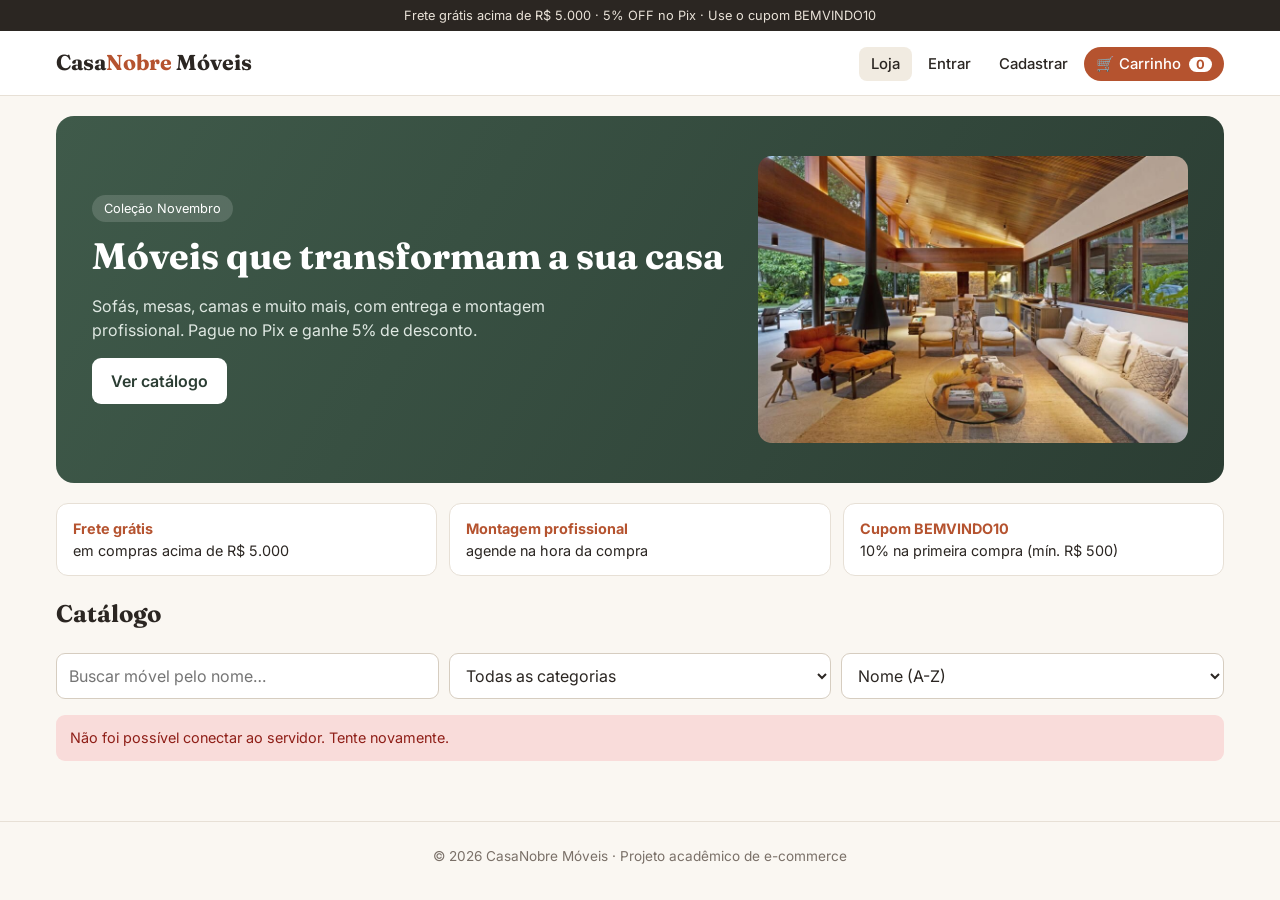
<file: index.html>
<!doctype html><html lang="pt-BR"><head><meta charset="utf-8"><meta name="viewport" content="width=device-width,initial-scale=1"><title>CasaNobre Móveis — Loja</title><link rel="preconnect" href="https://fonts.googleapis.com"><link href="https://fonts.googleapis.com/css2?family=Fraunces:wght@600;700&family=Inter:wght@400;500;600;700&display=swap" rel="stylesheet"><link rel="stylesheet" href="css/style.css"><script src="js/config.js"></script><script src="js/app.js"></script></head><body>
<main class="container">
  <section class="hero">
    <div><span class="tag">Coleção Novembro</span><h1>Móveis que transformam a sua casa</h1><p>Sofás, mesas, camas e muito mais, com entrega e montagem profissional. Pague no Pix e ganhe 5% de desconto.</p><a href="#catalogo" class="btn" style="background:#fff;color:#2b3d33">Ver catálogo</a></div>
    <img id="hero-img" src="img/banner-home.jpg" alt="Sala de estar decorada com móveis CasaNobre">
  </section>
  <section class="promos">
    <div class="promo"><b>Frete grátis</b>em compras acima de R$ 5.000</div>
    <div class="promo"><b>Montagem profissional</b>agende na hora da compra</div>
    <div class="promo"><b>Cupom BEMVINDO10</b>10% na primeira compra (mín. R$ 500)</div>
  </section>
  <h2 id="catalogo">Catálogo</h2>
  <div class="chips" id="ambientes"></div>
  <div class="filters">
    <input id="busca" type="search" placeholder="Buscar móvel pelo nome…" aria-label="Buscar">
    <select id="categoria" aria-label="Categoria"><option value="">Todas as categorias</option></select>
    <select id="ordem" aria-label="Ordenar"><option value="nome">Nome (A-Z)</option><option value="menor">Menor preço</option><option value="maior">Maior preço</option></select>
  </div>
  <div id="lista" class="grid"><div class="loading">Carregando produtos…</div></div>
</main>
<script>
renderHeader('loja');
let todos = [], ambienteSel = '';
async function carregar() {
  const params = new URLSearchParams();
  if ($('#busca').value.trim()) params.set('nome', $('#busca').value.trim());
  if ($('#categoria').value) params.set('categoria', $('#categoria').value);
  if (ambienteSel) params.set('ambiente', ambienteSel);
  try { todos = await api('/produtos/buscar?' + params); desenhar(); }
  catch (e) { $('#lista').innerHTML = `<div class="alert err" style="grid-column:1/-1">${esc(e.message)}</div>`; }
}
function desenhar() {
  const o = $('#ordem').value, l = [...todos];
  if (o === 'menor') l.sort((a, b) => a.preco_min - b.preco_min); if (o === 'maior') l.sort((a, b) => b.preco_min - a.preco_min);
  $('#lista').innerHTML = l.length ? l.map(cardProduto).join('') : '<div class="empty" style="grid-column:1/-1">Nenhum produto encontrado.</div>';
}
async function adicionarRapido(id) {
  const p = todos.find((x) => x.id === id); const v = p.variacoes[0];
  Carrinho.adicionar(itemDeCarrinho(p, v));
}
(async () => {
  try {
    const [cats, ambs] = await Promise.all([api('/categorias'), api('/ambientes')]);
    $('#categoria').insertAdjacentHTML('beforeend', cats.filter((c) => c.ativa).map((c) => `<option value="${c.id}">${c.categoria_pai_id ? '— ' : ''}${esc(c.nome)}</option>`).join(''));
    $('#ambientes').innerHTML = `<button class="chip on" data-id="">Todos os ambientes</button>` + ambs.map((a) => `<button class="chip" data-id="${a.id}">${esc(a.nome)}</button>`).join('');
    $$('#ambientes .chip').forEach((b) => b.onclick = () => { $$('#ambientes .chip').forEach((x) => x.classList.remove('on')); b.classList.add('on'); ambienteSel = b.dataset.id; carregar(); });
  } catch (e) { /* lista ainda carrega abaixo */ }
  carregar();
})();
let t; $('#busca').addEventListener('input', () => { clearTimeout(t); t = setTimeout(carregar, 300); });
$('#categoria').onchange = carregar; $('#ordem').onchange = desenhar;
renderFooter();
</script></body></html>
</file>
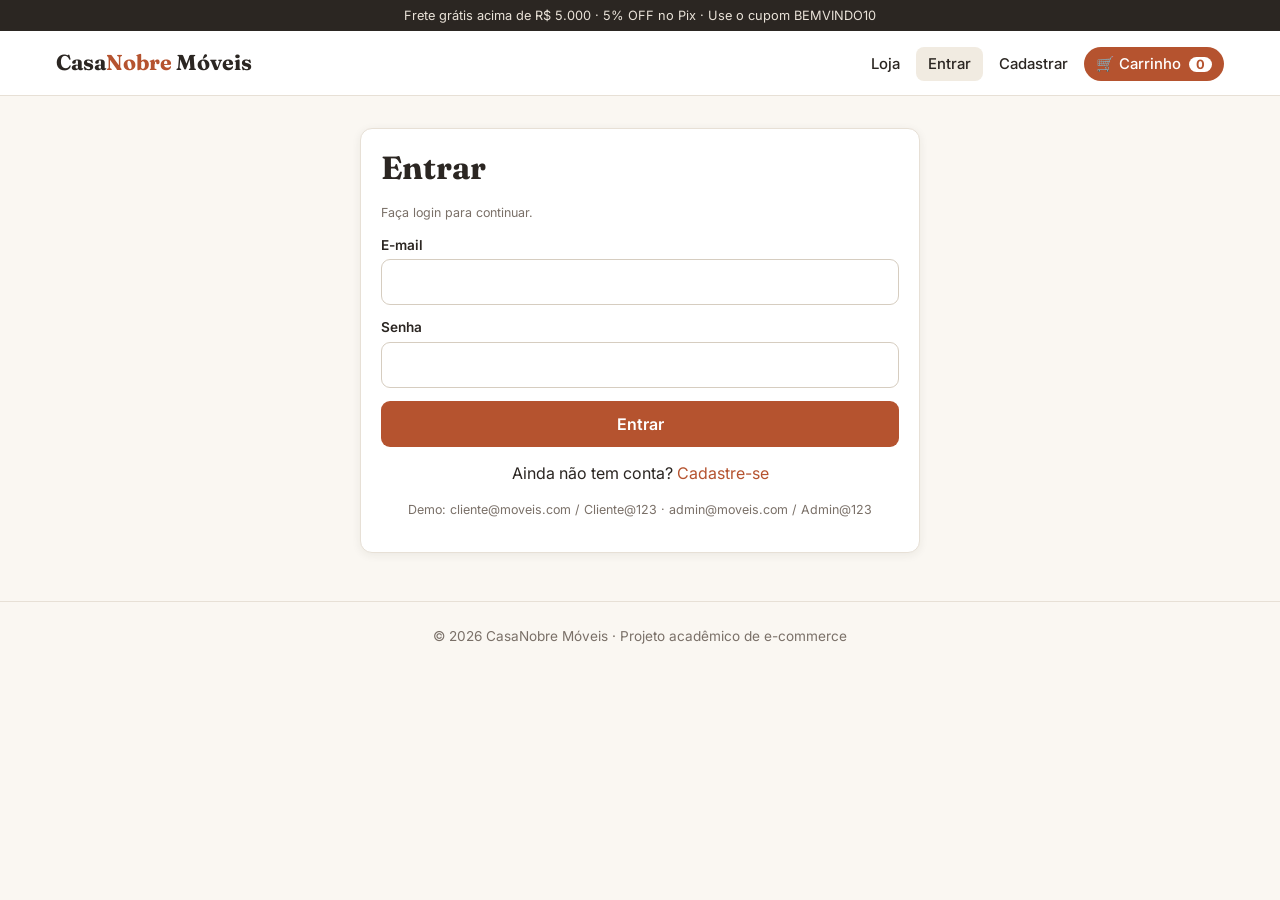
<file: admin.html>
<!doctype html><html lang="pt-BR"><head><meta charset="utf-8"><meta name="viewport" content="width=device-width,initial-scale=1"><title>Painel — CasaNobre</title>
<link rel="preconnect" href="https://fonts.googleapis.com"><link href="https://fonts.googleapis.com/css2?family=Fraunces:wght@600;700&family=Inter:wght@400;500;600;700&display=swap" rel="stylesheet">
<link rel="stylesheet" href="css/style.css"><script src="js/config.js"></script><script src="js/app.js"></script>
<script src="js/chart.umd.js"></script></head><body>
<main class="container">
  <h1 style="margin-top:24px">Painel administrativo</h1>
  <div class="tabs" id="tabs"></div>
  <div id="view"></div>
</main>

<div class="modal-bg" id="modal"><div class="modal"><div id="modal-body"></div></div></div>

<script>
if (!exigirLogin(['admin', 'logistica'])) throw new Error('acesso negado');
renderHeader('');
const EH_ADMIN = Sessao.usuario().tipo_perfil === 'admin';
const TABS = [['vendas', 'Movimentação de Vendas'], ['estoque', 'Estoque'], ...(EH_ADMIN ? [['produtos', 'Cadastro de Produtos'], ['cupons', 'Cupons'], ['avaliacoes', 'Avaliações']] : [])];
let charts = [], catalogo = { categorias: [], marcas: [], ambientes: [] };
const call = (p, o = {}) => api(p, { auth: true, ...o });
const fechar = () => $('#modal').classList.remove('open');
const abrir = (html) => { $('#modal-body').innerHTML = html; $('#modal').classList.add('open'); };
const apagarCharts = () => { charts.forEach((c) => c.destroy()); charts = []; };

function tab() {
  const k = (location.hash || '#vendas').slice(1); const t = TABS.find((x) => x[0] === k) ? k : 'vendas';
  $('#tabs').innerHTML = TABS.map(([id, nome]) => `<button class="tab ${id === t ? 'on' : ''}" onclick="location.hash='${id}'">${nome}</button>`).join('');
  apagarCharts(); $('#view').innerHTML = '<div class="loading">Carregando…</div>';
  ({ vendas, estoque, produtos, cupons, avaliacoes }[t])().catch((e) => ($('#view').innerHTML = `<div class="alert err">${esc(e.message)}</div>`));
}
window.addEventListener('hashchange', tab);

/* ===== VENDAS: KPIs + 2 gráficos (Chart.js) + tabela de pedidos ===== */
async function vendas() {
  const [rv, ped] = await Promise.all([call('/relatorios/vendas'), call('/pedidos')]);
  const ticket = rv.totais.pedidos ? rv.totais.faturamento / rv.totais.pedidos : 0;
  $('#view').innerHTML = `
  <div class="kpis"><div class="kpi"><small>Faturamento</small><b>${brl(rv.totais.faturamento)}</b></div><div class="kpi"><small>Pedidos válidos</small><b>${rv.totais.pedidos}</b></div><div class="kpi"><small>Ticket médio</small><b>${brl(ticket)}</b></div></div>
  <div class="charts"><div class="panel"><h3>Faturamento mensal</h3><div class="chartbox"><canvas id="c1"></canvas></div></div>
  <div class="panel"><h3>Vendas por categoria (unidades)</h3><div class="chartbox"><canvas id="c2"></canvas></div></div></div>
  <section class="panel"><h3>Pedidos (movimentação de vendas)</h3><div class="table-wrap"><table><thead><tr><th>Pedido</th><th>Data</th><th>Cliente</th><th>Total</th><th>Status</th><th>Alterar</th></tr></thead><tbody>
  ${ped.map((p) => `<tr><td><b>${esc(p.numero_pedido)}</b></td><td>${dataBR(p.criado_em)}</td><td>${esc(p.usuario?.nome_completo)}</td><td>${brl(p.valor_total)}</td><td><span class="status s-${p.status_pedido}">${STATUS[p.status_pedido]}</span></td>
  <td><select onchange="mudarStatus(${p.id},this.value)" style="min-height:34px;padding:4px 8px">${Object.entries(STATUS).map(([k, v]) => `<option value="${k}" ${k === p.status_pedido ? 'selected' : ''}>${v}</option>`).join('')}</select></td></tr>`).join('') || '<tr><td colspan="6" class="empty">Sem pedidos.</td></tr>'}
  </tbody></table></div></section>`;
  const cor = ['#b5532f', '#3f5a4a', '#c9850b', '#5a6fa0', '#8a6a4f', '#7a5a8c'];
  charts.push(new Chart($('#c1'), { type: 'bar', data: { labels: rv.faturamento_mensal.map((m) => m.mes), datasets: [{ label: 'Faturamento (R$)', data: rv.faturamento_mensal.map((m) => m.faturamento), backgroundColor: '#b5532f' }] }, options: { responsive: true, maintainAspectRatio: false, scales: { y: { beginAtZero: true } } } }));
  charts.push(new Chart($('#c2'), { type: 'bar', data: { labels: rv.vendas_por_categoria.map((c) => c.categoria), datasets: [{ label: 'Unidades vendidas', data: rv.vendas_por_categoria.map((c) => c.quantidade), backgroundColor: cor }] }, options: { responsive: true, maintainAspectRatio: false, plugins: { legend: { display: false } }, scales: { y: { beginAtZero: true, ticks: { precision: 0 } } } } }));
}
async function mudarStatus(id, status_pedido) { try { await call(`/pedidos/${id}/status`, { method: 'PATCH', body: { status_pedido } }); toast('Status atualizado', 'ok'); tab(); } catch (e) { toast(e.message, 'err'); tab(); } }

/* ===== ESTOQUE ===== */
async function estoque() {
  const [lista, rel] = await Promise.all([call('/estoque'), call('/relatorios/estoque')]);
  $('#view').innerHTML = `
  <div class="charts"><div class="panel"><h3>Unidades em estoque por categoria</h3><div class="chartbox"><canvas id="c3"></canvas></div></div>
  <div class="panel"><h3>Estoque crítico (≤ 3)</h3>${rel.criticos.length ? `<table><thead><tr><th>SKU</th><th>Produto</th><th>Qtd</th></tr></thead><tbody>${rel.criticos.map((c) => `<tr><td>${esc(c.sku_codigo)}</td><td>${esc(c.produto)} <span class="hint">${esc(c.cor_acabamento)}</span></td><td><span class="status ${c.estoque_atual === 0 ? 's-cancelado' : 's-aguardando_pagamento'}">${c.estoque_atual}</span></td></tr>`).join('')}</tbody></table>` : '<p class="hint">Nenhum item crítico.</p>'}</div></div>
  <section class="panel"><h3>Movimentação de estoque</h3><div class="table-wrap"><table><thead><tr><th>SKU</th><th>Produto</th><th>Acabamento</th><th>Estoque</th><th>Ações</th></tr></thead><tbody>
  ${lista.map((v) => `<tr><td>${esc(v.sku_codigo)}</td><td>${esc(v.produto.nome)}</td><td>${esc(v.cor_acabamento)}</td><td><b>${v.estoque_atual}</b></td>
  <td style="white-space:nowrap"><button class="btn sm green" onclick="mov(${v.id},'entrada')">+ Entrada</button> <button class="btn sm sec" onclick="mov(${v.id},'saida')">− Saída</button> <button class="btn sm sec" onclick="ajuste(${v.id},${v.estoque_atual})">Ajustar</button></td></tr>`).join('')}</tbody></table></div></section>`;
  charts.push(new Chart($('#c3'), { type: 'bar', data: { labels: rel.por_categoria.map((c) => c.categoria), datasets: [{ label: 'Unidades', data: rel.por_categoria.map((c) => c.unidades), backgroundColor: '#3f5a4a' }] }, options: { indexAxis: 'y', responsive: true, maintainAspectRatio: false, plugins: { legend: { display: false } } } }));
}
async function mov(id, tipo) { const q = prompt(`Quantidade de ${tipo}:`, '1'); if (!q) return; try { await call('/estoque', { method: 'POST', body: { variacao_sku_id: id, tipo, quantidade: Number(q) } }); toast('Estoque atualizado', 'ok'); tab(); } catch (e) { toast(e.message, 'err'); } }
async function ajuste(id, atual) { const q = prompt('Novo estoque (inventário):', atual); if (q === null) return; try { await call('/estoque/' + id, { method: 'PUT', body: { estoque_atual: Number(q) } }); toast('Estoque ajustado', 'ok'); tab(); } catch (e) { toast(e.message, 'err'); } }

/* ===== PRODUTOS (CRUD completo) ===== */
async function produtos() {
  const [lista, cats, marcas, ambs] = await Promise.all([call('/produtos?todos=1'), api('/categorias'), api('/marcas'), api('/ambientes')]);
  catalogo = { categorias: cats, marcas, ambientes: ambs }; window._prods = lista;
  $('#view').innerHTML = `<section class="panel"><div style="display:flex;justify-content:space-between;align-items:center;gap:8px;flex-wrap:wrap"><h3 style="margin:0">Produtos cadastrados (${lista.length})</h3><button class="btn" onclick="formProduto()">+ Novo produto</button></div>
  <div class="table-wrap" style="margin-top:12px"><table><thead><tr><th></th><th>Nome</th><th>Categoria</th><th>Marca</th><th>A partir de</th><th>Estoque</th><th>Ativo</th><th>Ações</th></tr></thead><tbody>
  ${lista.map((p) => `<tr><td><img src="${esc(imgSrc(p.imagem_principal))}" alt="" style="width:56px;height:56px;object-fit:contain;border-radius:6px;background:#fff" onerror="imgErro(this)"></td><td><b>${esc(p.nome)}</b><div class="hint">${p.variacoes.length} variação(ões)</div></td><td>${esc(p.categoria.nome)}</td><td>${esc(p.marca.nome)}</td><td>${brl(p.preco_min)}</td><td>${p.estoque_total}</td>
  <td><span class="status ${p.ativo ? 's-entregue' : 's-cancelado'}">${p.ativo ? 'Sim' : 'Não'}</span></td>
  <td style="white-space:nowrap"><button class="btn sm sec" onclick="formProduto(${p.id})">Editar</button> <button class="btn sm sec" onclick="alternar(${p.id},${!p.ativo})">${p.ativo ? 'Inativar' : 'Ativar'}</button> <button class="btn sm danger" onclick="excluir(${p.id})">Excluir</button></td></tr>`).join('')}</tbody></table></div></section>`;
}
const opt = (l, sel, f = (x) => x.nome) => l.map((x) => `<option value="${x.id}" ${x.id === sel ? 'selected' : ''}>${esc(f(x))}</option>`).join('');
function linhaVar(v = {}) {
  return `<div class="vrow" data-id="${v.id || ''}"><div class="row">
    <div class="field"><label>SKU *</label><input class="v-sku" value="${esc(v.sku_codigo || '')}" ${v.id ? 'readonly' : ''}></div>
    <div class="field"><label>Cor / acabamento *</label><input class="v-cor" value="${esc(v.cor_acabamento || '')}"></div>
    <div class="field"><label>Revestimento</label><input class="v-tec" value="${esc(v.revestimento_tecido || '')}"></div></div><div class="row">
    <div class="field"><label>Preço de (riscado)</label><input class="v-de" type="number" step="0.01" min="0" value="${v.preco_de ?? ''}"></div>
    <div class="field"><label>Preço por *</label><input class="v-por" type="number" step="0.01" min="0" value="${v.preco_por ?? ''}"></div>
    <div class="field"><label>Estoque *</label><input class="v-est" type="number" min="0" value="${v.estoque_atual ?? 0}"></div></div><div class="row">
    <div class="field"><label>Altura cm *</label><input class="v-alt" type="number" step="0.01" value="${v.altura_cm ?? ''}"></div>
    <div class="field"><label>Largura cm *</label><input class="v-lar" type="number" step="0.01" value="${v.largura_cm ?? ''}"></div>
    <div class="field"><label>Profund. cm *</label><input class="v-pro" type="number" step="0.01" value="${v.profundidade_cm ?? ''}"></div>
    <div class="field"><label>Peso kg *</label><input class="v-peso" type="number" step="0.01" value="${v.peso_kg ?? ''}"></div>
    <div class="field"><label>Volumes</label><input class="v-vol" type="number" min="1" value="${v.quantidade_volumes ?? 1}"></div></div>
    <div class="field"><label>URL da imagem desta variação</label><input class="v-img" value="${esc(v._img || '')}" placeholder="img/produtos/arquivo.svg ou https://…"></div>
    ${v.id ? '' : '<button type="button" class="btn sm sec" onclick="this.closest(\'.vrow\').remove()">Remover variação</button>'}</div>`;
}
function formProduto(id) {
  const p = id ? window._prods.find((x) => x.id === id) : { variacoes: [], ambientes: [], requer_montagem: true, garantia_meses: 3, ativo: true };
  const vars = (p.variacoes.length ? p.variacoes : [{}]).map((v) => ({ ...v, _img: (p.imagens || []).find((i) => i.variacao_sku_id === v.id)?.url_imagem || '' }));
  abrir(`<h2>${id ? 'Editar' : 'Novo'} produto</h2><form id="fp">
    <div class="row"><div class="field"><label>Nome *</label><input id="p-nome" value="${esc(p.nome || '')}" required></div>
    <div class="field"><label>Material principal *</label><input id="p-mat" value="${esc(p.material_principal || '')}" required></div></div>
    <div class="row"><div class="field"><label>Categoria *</label><select id="p-cat">${opt(catalogo.categorias, p.categoria_id)}</select></div>
    <div class="field"><label>Marca *</label><select id="p-marca">${opt(catalogo.marcas, p.marca_id)}</select></div>
    <div class="field"><label>Garantia (meses)</label><input id="p-gar" type="number" min="0" value="${p.garantia_meses}"></div></div>
    <div class="field"><label>Descrição</label><textarea id="p-desc" rows="3">${esc(p.descricao_detalhada || '')}</textarea></div>
    <div class="field"><label>Ambientes</label><div style="display:flex;gap:12px;flex-wrap:wrap">${catalogo.ambientes.map((a) => `<label class="check"><input type="checkbox" class="p-amb" value="${a.id}" ${p.ambientes.some((x) => x.id === a.id) ? 'checked' : ''}> ${esc(a.nome)}</label>`).join('')}</div></div>
    <div class="row"><label class="check"><input type="checkbox" id="p-mont" ${p.requer_montagem ? 'checked' : ''}> Requer montagem</label><label class="check"><input type="checkbox" id="p-ativo" ${p.ativo ? 'checked' : ''}> Ativo na loja</label></div>
    <h3 style="margin-top:14px">Variações (SKU)</h3><div id="vars">${vars.map(linhaVar).join('')}</div>
    <button type="button" class="btn sm sec" onclick="$('#vars').insertAdjacentHTML('beforeend', linhaVar())">+ Adicionar variação</button>
    <p class="err" id="p-erro"></p>
    <div style="display:flex;gap:8px;flex-wrap:wrap;margin-top:14px"><button class="btn">${id ? 'Salvar alterações' : 'Cadastrar produto'}</button>${id ? `<button type="button" class="btn sec" onclick="salvarParcial(${id})">Salvar só ativo e garantia</button>` : ''}<button type="button" class="btn sec" onclick="fechar()">Fechar</button></div></form>`);
  $('#fp').onsubmit = (e) => { e.preventDefault(); salvarProduto(id); };
}
async function salvarProduto(id) {
  const n = (c, r) => (r.querySelector(c).value === '' ? undefined : Number(r.querySelector(c).value));
  const variacoes = $$('#vars .vrow').map((r) => ({ id: r.dataset.id ? Number(r.dataset.id) : undefined, sku_codigo: r.querySelector('.v-sku').value.trim(), cor_acabamento: r.querySelector('.v-cor').value.trim(), revestimento_tecido: r.querySelector('.v-tec').value || null, preco_de: n('.v-de', r) ?? null, preco_por: n('.v-por', r), estoque_atual: n('.v-est', r), altura_cm: n('.v-alt', r), largura_cm: n('.v-lar', r), profundidade_cm: n('.v-pro', r), peso_kg: n('.v-peso', r), quantidade_volumes: n('.v-vol', r) || 1, _img: r.querySelector('.v-img').value.trim() }));
  const body = { nome: $('#p-nome').value.trim(), material_principal: $('#p-mat').value.trim(), categoria_id: Number($('#p-cat').value), marca_id: Number($('#p-marca').value), garantia_meses: Number($('#p-gar').value) || 0, descricao_detalhada: $('#p-desc').value, requer_montagem: $('#p-mont').checked, ativo: $('#p-ativo').checked, ambientes_ids: $$('.p-amb:checked').map((c) => Number(c.value)), variacoes: variacoes.map(({ _img, ...v }) => v) };
  try {
    let salvo = await call(id ? '/produtos/' + id : '/produtos', { method: id ? 'PUT' : 'POST', body });
    // imagens: associa cada URL informada à variação correspondente (por SKU)
    const imagens = variacoes.map((v, i) => ({ v, i })).filter((x) => x.v._img).map(({ v }, ordem) => ({ url_imagem: v._img, alt_text: `${body.nome} - ${v.cor_acabamento}`, variacao_sku_id: salvo.variacoes.find((s) => s.sku_codigo === v.sku_codigo)?.id || null, ordem_exibicao: ordem }));
    if (imagens.length) await call('/produtos/' + salvo.id, { method: 'PATCH', body: { imagens } });
    toast('Produto salvo', 'ok'); fechar(); tab();
  } catch (e) { $('#p-erro').textContent = e.message; }
}
async function salvarParcial(id) { try { await call('/produtos/' + id, { method: 'PATCH', body: { ativo: $('#p-ativo').checked, garantia_meses: Number($('#p-gar').value) } }); toast('Produto atualizado', 'ok'); fechar(); tab(); } catch (e) { $('#p-erro').textContent = e.message; } }
async function alternar(id, ativo) { try { await call('/produtos/' + id, { method: 'PATCH', body: { ativo } }); tab(); } catch (e) { toast(e.message, 'err'); } }
async function excluir(id) { if (!confirm('Excluir produto? Se já houver vendas, ele será apenas inativado.')) return; try { const r = await call('/produtos/' + id, { method: 'DELETE' }); toast(r.mensagem, 'ok'); tab(); } catch (e) { toast(e.message, 'err'); } }

/* ===== CUPONS ===== */
async function cupons() {
  const l = await call('/cupons');
  $('#view').innerHTML = `<section class="panel"><h3>Novo cupom</h3><form id="fc" class="row" style="align-items:end">
    <div class="field"><label>Código</label><input id="c-cod" required style="text-transform:uppercase"></div>
    <div class="field"><label>Tipo</label><select id="c-tipo"><option value="percentual">Percentual (%)</option><option value="valor_fixo">Valor fixo (R$)</option><option value="frete_gratis">Frete grátis</option></select></div>
    <div class="field"><label>Valor</label><input id="c-val" type="number" step="0.01" min="0" value="0"></div>
    <div class="field"><label>Pedido mínimo</label><input id="c-min" type="number" step="0.01" min="0" value="0"></div>
    <div class="field"><label>Válido até</label><input id="c-fim" type="date" required></div>
    <div class="field"><label>Limite de usos (vazio = ilimitado)</label><input id="c-lim" type="number" min="1"></div>
    <div class="field"><button class="btn block">Criar cupom</button></div></form></section>
  <section class="panel"><div class="table-wrap"><table><thead><tr><th>Código</th><th>Tipo</th><th>Valor</th><th>Mín.</th><th>Validade</th><th>Usos</th><th></th></tr></thead><tbody>
  ${l.map((c) => `<tr><td><b>${esc(c.codigo)}</b></td><td>${esc(c.tipo_desconto)}</td><td>${c.tipo_desconto === 'percentual' ? c.valor_desconto + '%' : brl(c.valor_desconto)}</td><td>${brl(c.valor_minimo_pedido)}</td><td>${dataBR(c.validade_inicio)} → ${dataBR(c.validade_fim)}</td><td>${c.usos_atuais}${c.limite_usos ? '/' + c.limite_usos : ''}</td><td><button class="btn sm danger" onclick="delCupom(${c.id})">Excluir</button></td></tr>`).join('')}</tbody></table></div></section>`;
  $('#fc').onsubmit = async (e) => { e.preventDefault(); try { await call('/cupons', { method: 'POST', body: { codigo: $('#c-cod').value.trim().toUpperCase(), tipo_desconto: $('#c-tipo').value, valor_desconto: Number($('#c-val').value), valor_minimo_pedido: Number($('#c-min').value), validade_inicio: new Date().toISOString(), validade_fim: $('#c-fim').value + 'T23:59:59', limite_usos: $('#c-lim').value ? Number($('#c-lim').value) : null } }); toast('Cupom criado', 'ok'); tab(); } catch (er) { toast(er.message, 'err'); } };
}
async function delCupom(id) { if (!confirm('Excluir cupom?')) return; try { await call('/cupons/' + id, { method: 'DELETE' }); tab(); } catch (e) { toast('Cupom já usado em pedidos: não pode ser excluído.', 'err'); } }

/* ===== AVALIAÇÕES (moderação) ===== */
async function avaliacoes() {
  const l = await call('/avaliacoes');
  $('#view').innerHTML = `<section class="panel"><h3>Moderação de avaliações</h3><div class="table-wrap"><table><thead><tr><th>Produto</th><th>Cliente</th><th>Nota</th><th>Comentário</th><th>Status</th><th></th></tr></thead><tbody>
  ${l.map((a) => `<tr><td>${esc(a.produto?.nome)}</td><td>${esc(a.usuario?.nome_completo)}</td><td class="stars">${'★'.repeat(a.nota_geral)}</td><td>${esc(a.comentario || '—')}</td><td><span class="status ${a.aprovado ? 's-entregue' : 's-aguardando_pagamento'}">${a.aprovado ? 'Publicada' : 'Pendente'}</span></td>
  <td style="white-space:nowrap">${a.aprovado ? '' : `<button class="btn sm green" onclick="aprovar(${a.id})">Aprovar</button> `}<button class="btn sm danger" onclick="delAval(${a.id})">Excluir</button></td></tr>`).join('') || '<tr><td colspan="6" class="empty">Nenhuma avaliação.</td></tr>'}</tbody></table></div></section>`;
}
async function aprovar(id) { await call('/avaliacoes/' + id, { method: 'PATCH', body: { aprovado: true } }); tab(); }
async function delAval(id) { if (confirm('Excluir avaliação?')) { await call('/avaliacoes/' + id, { method: 'DELETE' }); tab(); } }

$('#modal').addEventListener('mousedown', (e) => { if (e.target.id === 'modal') fechar(); });
tab(); renderFooter();
</script></body></html>
</file>
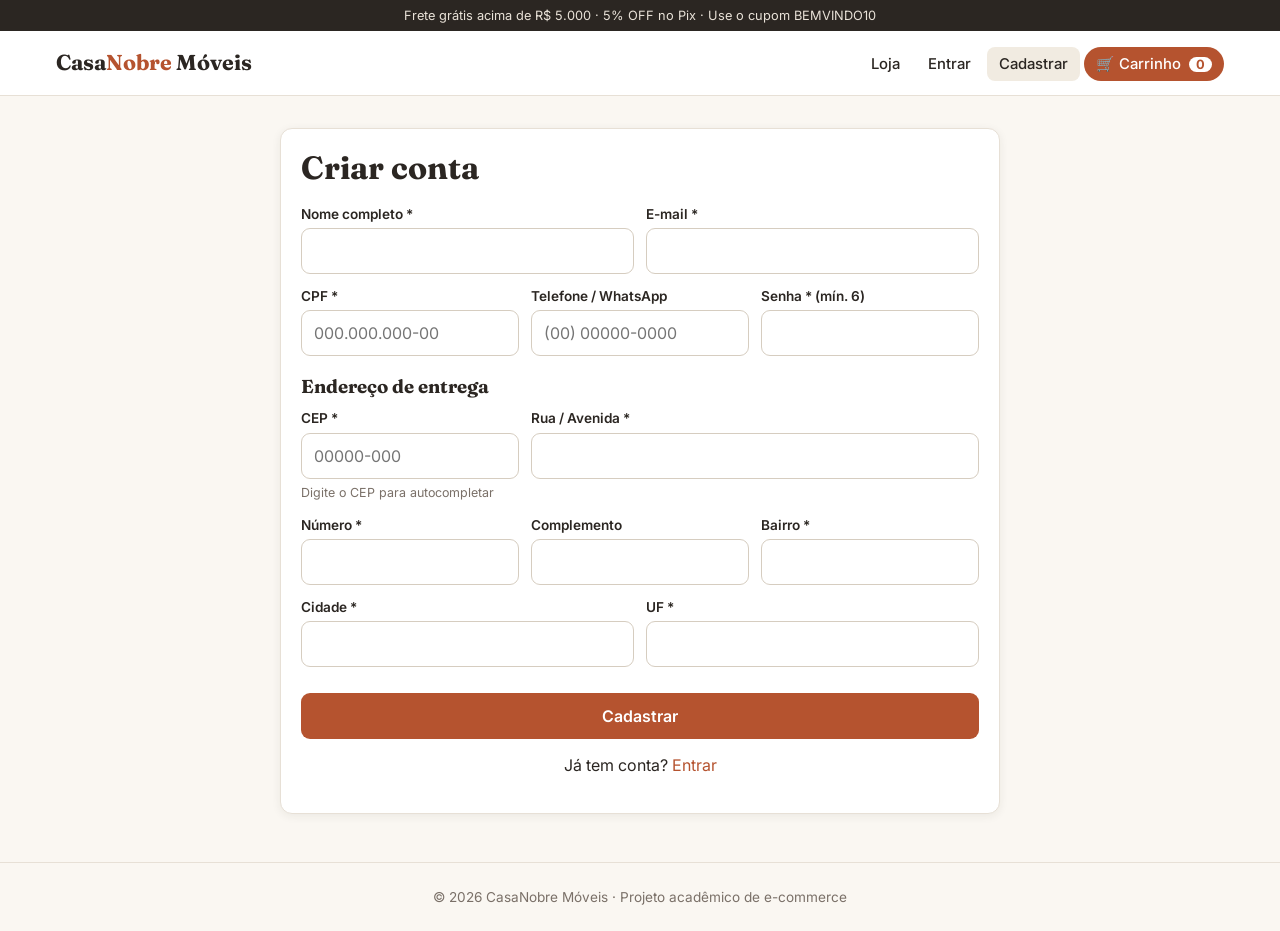
<file: cadastro.html>
<!doctype html><html lang="pt-BR"><head><meta charset="utf-8"><meta name="viewport" content="width=device-width,initial-scale=1"><title>Cadastro — CasaNobre</title><link rel="preconnect" href="https://fonts.googleapis.com"><link href="https://fonts.googleapis.com/css2?family=Fraunces:wght@600;700&family=Inter:wght@400;500;600;700&display=swap" rel="stylesheet"><link rel="stylesheet" href="css/style.css"><script src="js/config.js"></script><script src="js/app.js"></script></head><body>
<main class="container"><div class="panel auth-box" style="max-width:720px">
  <h1>Criar conta</h1>
  <form id="f" novalidate>
    <div class="row">
      <div class="field"><label for="nome">Nome completo *</label><input id="nome" required autocomplete="name"></div>
      <div class="field"><label for="email">E-mail *</label><input id="email" type="email" required autocomplete="email"></div>
    </div>
    <div class="row">
      <div class="field"><label for="cpf">CPF *</label><input id="cpf" inputmode="numeric" placeholder="000.000.000-00" required><span class="err" id="e-cpf"></span></div>
      <div class="field"><label for="tel">Telefone / WhatsApp</label><input id="tel" inputmode="tel" placeholder="(00) 00000-0000"></div>
      <div class="field"><label for="senha">Senha * (mín. 6)</label><input id="senha" type="password" autocomplete="new-password" required></div>
    </div>
    <h3 style="margin-top:8px">Endereço de entrega</h3>
    <div class="row">
      <div class="field"><label for="cep">CEP *</label><input id="cep" inputmode="numeric" placeholder="00000-000" required><span class="hint" id="h-cep">Digite o CEP para autocompletar</span></div>
      <div class="field" style="grid-column:span 2"><label for="logradouro">Rua / Avenida *</label><input id="logradouro" required></div>
    </div>
    <div class="row">
      <div class="field"><label for="numero">Número *</label><input id="numero" required></div>
      <div class="field"><label for="complemento">Complemento</label><input id="complemento"></div>
      <div class="field"><label for="bairro">Bairro *</label><input id="bairro" required></div>
    </div>
    <div class="row">
      <div class="field"><label for="cidade">Cidade *</label><input id="cidade" required></div>
      <div class="field"><label for="estado">UF *</label><input id="estado" maxlength="2" required style="text-transform:uppercase"></div>
    </div>
    <p class="err" id="erro" role="alert"></p>
    <button class="btn block" id="btn">Cadastrar</button>
  </form>
  <p style="text-align:center;margin-top:14px">Já tem conta? <a href="login.html">Entrar</a></p>
</div></main>
<script>
renderHeader('cadastro');
aplicarMascara($('#cpf'), maskCPF); aplicarMascara($('#cep'), maskCEP); aplicarMascara($('#tel'), maskTel);
$('#cpf').addEventListener('blur', () => { const v = $('#cpf').value; $('#e-cpf').textContent = v && !validarCPF(v) ? 'CPF inválido' : ''; });
const campos = { logradouro: $('#logradouro'), bairro: $('#bairro'), cidade: $('#cidade'), estado: $('#estado'), numero: $('#numero') };
$('#cep').addEventListener('input', async () => { if ($('#cep').value.length === 9) { $('#h-cep').textContent = 'Buscando…'; const ok = await buscarCEP($('#cep').value, campos); $('#h-cep').textContent = ok ? 'Endereço preenchido ✓' : 'Preencha manualmente'; } });
$('#f').addEventListener('submit', async (e) => {
  e.preventDefault(); $('#erro').textContent = '';
  if (!validarCPF($('#cpf').value)) { $('#e-cpf').textContent = 'CPF inválido'; return $('#cpf').focus(); }
  if ($('#senha').value.length < 6) { $('#erro').textContent = 'A senha deve ter ao menos 6 caracteres.'; return; }
  $('#btn').disabled = true;
  try {
    const r = await api('/usuarios', { method: 'POST', body: {
      nome_completo: $('#nome').value, email: $('#email').value, senha: $('#senha').value, cpf: $('#cpf').value, telefone: $('#tel').value,
      endereco: { cep: $('#cep').value, logradouro: $('#logradouro').value, numero: $('#numero').value, complemento: $('#complemento').value, bairro: $('#bairro').value, cidade: $('#cidade').value, estado: $('#estado').value, apelido: 'Casa' } } });
    Sessao.salvar(r.token, r.usuario); toast('Conta criada!', 'ok'); setTimeout(() => (location.href = 'index.html'), 600);
  } catch (err) { $('#erro').textContent = err.message; $('#btn').disabled = false; }
});
renderFooter();
</script></body></html>
</file>
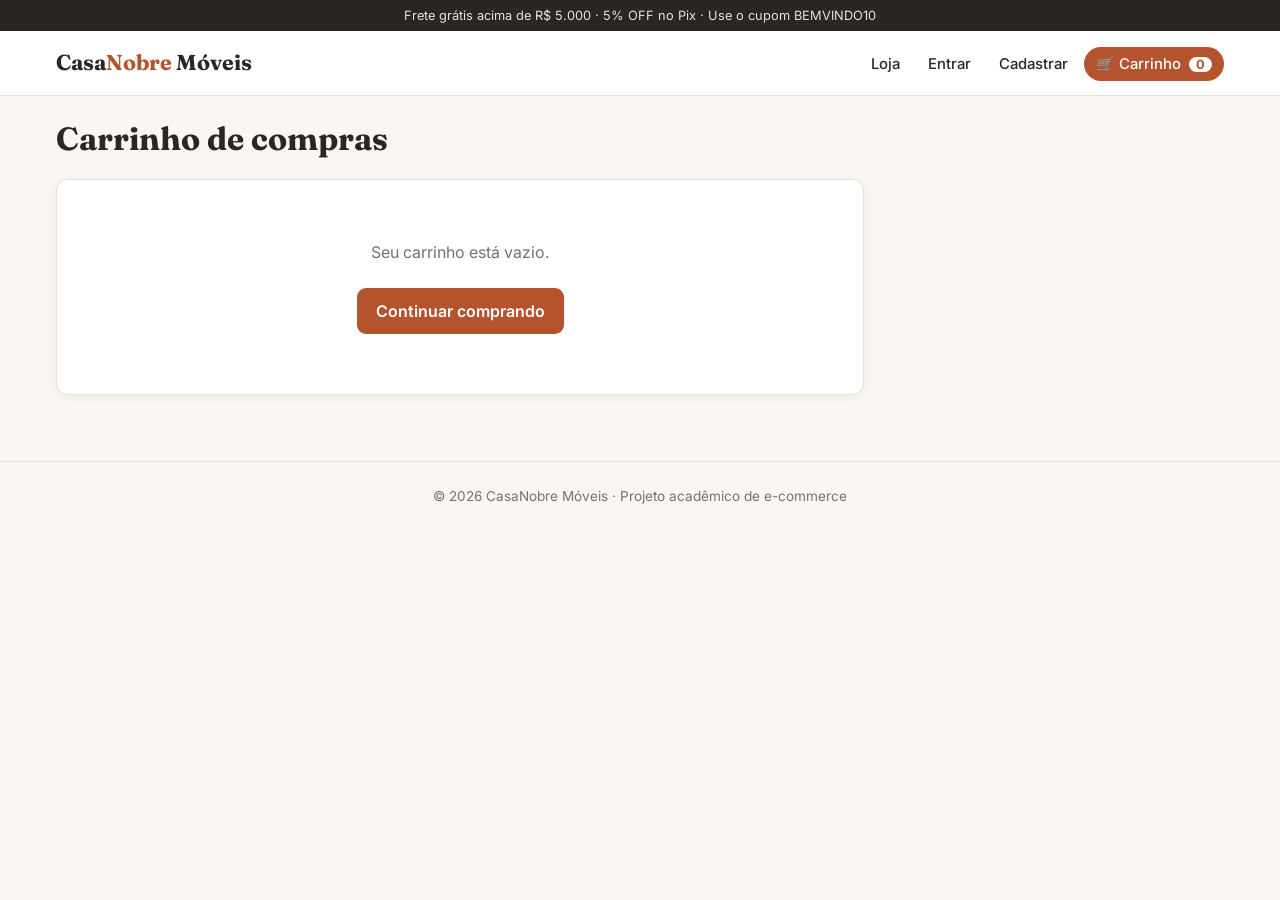
<file: carrinho.html>
<!doctype html><html lang="pt-BR"><head><meta charset="utf-8"><meta name="viewport" content="width=device-width,initial-scale=1"><title>Carrinho — CasaNobre</title><link rel="preconnect" href="https://fonts.googleapis.com"><link href="https://fonts.googleapis.com/css2?family=Fraunces:wght@600;700&family=Inter:wght@400;500;600;700&display=swap" rel="stylesheet"><link rel="stylesheet" href="css/style.css"><script src="js/config.js"></script><script src="js/app.js"></script></head><body>
<main class="container">
  <h1 style="margin-top:24px">Carrinho de compras</h1>
  <div class="cart-layout"><section class="panel" id="itens"></section><aside class="panel sum" id="resumo" style="align-self:start"></aside></div>
</main>
<script>
renderHeader('carrinho');
async function sincronizar() { // revalida preço/estoque com o servidor
  const l = Carrinho.itens(); if (!l.length) return;
  try {
    const ids = [...new Set(l.map((i) => i.produto_id))];
    const prods = await Promise.all(ids.map((id) => api('/produtos/' + id).catch(() => null)));
    const novo = [];
    for (const i of l) {
      const p = prods.find((x) => x && x.id === i.produto_id); const v = p?.variacoes.find((x) => x.id === i.variacao_sku_id);
      if (!v) { toast(`"${i.nome}" não está mais disponível.`, 'err'); continue; }
      i.preco = Number(v.preco_por); i.estoque = v.estoque_atual;
      if (v.estoque_atual <= 0) { toast(`"${i.nome}" ficou sem estoque e foi removido.`, 'err'); continue; }
      if (i.quantidade > v.estoque_atual) { i.quantidade = v.estoque_atual; toast(`Quantidade de "${i.nome}" ajustada ao estoque.`, 'err'); }
      novo.push(i);
    }
    Carrinho.salvar(novo);
  } catch { /* offline: usa dados locais */ }
}
function desenhar() {
  const l = Carrinho.itens();
  if (!l.length) { $('#itens').innerHTML = '<div class="empty">Seu carrinho está vazio.<br><br><a class="btn" href="index.html">Continuar comprando</a></div>'; $('#resumo').style.display = 'none'; return; }
  $('#resumo').style.display = '';
  $('#itens').innerHTML = l.map((i) => `<div class="item">
    <img src="${esc(imgSrc(i.imagem))}" alt="" onerror="imgErro(this)">
    <div><b>${esc(i.nome)}</b><div class="hint">${esc(i.cor)} · ${brl(i.preco)} un.</div>
      ${i.requer_montagem ? `<label class="check" style="font-size:.82rem;margin-top:6px"><input type="checkbox" ${i.montagem ? 'checked' : ''} onchange="montagem(${i.variacao_sku_id},this.checked)"> Montagem (+ ${brl(MONTAGEM_VALOR)}/un.)</label>` : ''}</div>
    <div class="iright" style="text-align:right"><div class="qty"><button onclick="qtd(${i.variacao_sku_id},-1)">−</button><span>${i.quantidade}</span><button onclick="qtd(${i.variacao_sku_id},1)">+</button></div>
      <div style="margin:6px 0"><b>${brl(i.preco * i.quantidade + (i.montagem ? MONTAGEM_VALOR * i.quantidade : 0))}</b></div>
      <button class="btn sec sm" onclick="rem(${i.variacao_sku_id})">Remover</button></div></div>`).join('');
  const sub = l.reduce((a, i) => a + i.preco * i.quantidade, 0), mont = l.reduce((a, i) => a + (i.montagem ? MONTAGEM_VALOR * i.quantidade : 0), 0);
  $('#resumo').innerHTML = `<h3>Resumo</h3><div><span>Produtos</span><span>${brl(sub)}</span></div><div><span>Montagem</span><span>${brl(mont)}</span></div>
    <div class="hint">Frete e descontos (cupom/Pix) são calculados na finalização.</div>
    <div class="total"><span>Subtotal</span><span>${brl(sub + mont)}</span></div>
    <button class="btn block" style="margin-top:14px" onclick="finalizar()">Finalizar compra</button>
    <a class="btn sec block" style="margin-top:8px" href="index.html">Continuar comprando</a>`;
}
function qtd(id, d) {
  const l = Carrinho.itens(), i = l.find((x) => x.variacao_sku_id === id), n = i.quantidade + d;
  if (n < 1) return rem(id);
  if (n > i.estoque) return alert(`Estoque insuficiente. Disponível: ${i.estoque} un.`);
  i.quantidade = n; Carrinho.salvar(l); desenhar();
}
function montagem(id, on) { const l = Carrinho.itens(); l.find((x) => x.variacao_sku_id === id).montagem = on; Carrinho.salvar(l); desenhar(); }
function rem(id) { Carrinho.remover(id); desenhar(); }
function finalizar() { // checkout é rota privada
  if (!Sessao.logado()) { toast('Faça login para finalizar a compra.'); setTimeout(() => (location.href = 'login.html?next=checkout.html'), 700); return; }
  location.href = 'checkout.html';
}
desenhar(); sincronizar().then(desenhar);
renderFooter();
</script></body></html>
</file>
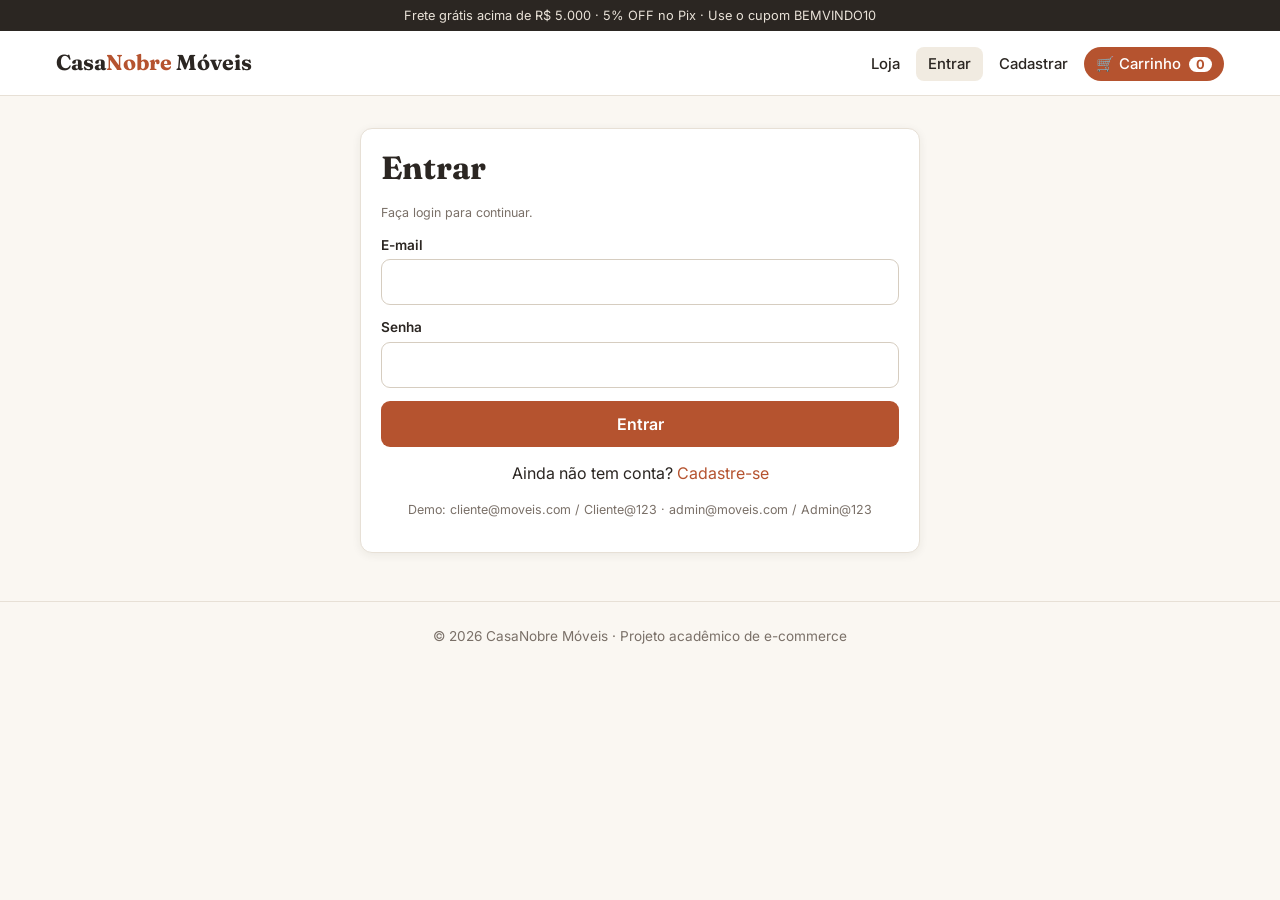
<file: checkout.html>
<!doctype html><html lang="pt-BR"><head><meta charset="utf-8"><meta name="viewport" content="width=device-width,initial-scale=1"><title>Finalizar compra — CasaNobre</title><link rel="preconnect" href="https://fonts.googleapis.com"><link href="https://fonts.googleapis.com/css2?family=Fraunces:wght@600;700&family=Inter:wght@400;500;600;700&display=swap" rel="stylesheet"><link rel="stylesheet" href="css/style.css"><script src="js/config.js"></script><script src="js/app.js"></script></head><body>
<main class="container">
  <h1 style="margin-top:24px">Finalizar compra</h1>
  <div class="cart-layout">
    <section>
      <div class="panel"><h3>1. Endereço de entrega</h3><div id="enderecos"></div><a href="perfil.html" class="hint">Gerenciar endereços</a></div>
      <div class="panel"><h3>2. Cupom de desconto</h3><div style="display:flex;gap:8px"><input id="cupom" placeholder="Ex.: BEMVINDO10" style="text-transform:uppercase"><button class="btn sec" onclick="simular()">Aplicar</button></div><p class="err" id="e-cupom"></p></div>
      <div class="panel"><h3>3. Pagamento</h3>
        <div class="row"><div class="field"><label for="metodo">Forma de pagamento</label><select id="metodo"><option value="pix">Pix (5% OFF)</option><option value="cartao_credito">Cartão de crédito</option><option value="boleto">Boleto</option></select></div>
        <div class="field" id="box-parc" style="display:none"><label for="parcelas">Parcelas</label><select id="parcelas"></select></div></div>
        <p class="hint">Pagamento simulado (sem gateway real): cartão é aprovado na hora; Pix/boleto ficam aguardando pagamento.</p></div>
    </section>
    <aside class="panel sum" style="align-self:start"><h3>Resumo</h3><div id="resumo"></div><p class="err" id="erro"></p><button class="btn block" id="btn" style="margin-top:12px" onclick="confirmar()">Confirmar pedido</button></aside>
  </div>
</main>
<script>
if (exigirLogin()) iniciar();
renderHeader('carrinho');
function corpo() {
  const sel = document.querySelector('input[name=end]:checked');
  return { itens: Carrinho.itens().map((i) => ({ variacao_sku_id: i.variacao_sku_id, quantidade: i.quantidade, incluir_montagem: !!i.montagem })),
    endereco_entrega_id: sel ? Number(sel.value) : null, cupom_codigo: $('#cupom').value.trim() || undefined, pagamento: { metodo: $('#metodo').value, parcelas: Number($('#parcelas').value) || 1 } };
}
async function iniciar() {
  if (!Carrinho.itens().length) { location.href = 'carrinho.html'; return; }
  try {
    const ends = await api('/enderecos', { auth: true });
    $('#enderecos').innerHTML = ends.map((e, n) => `<label class="check" style="padding:8px 0;font-weight:400"><input type="radio" name="end" value="${e.id}" ${e.principal || n === 0 ? 'checked' : ''}><span><b>${esc(e.apelido || 'Endereço')}</b> — ${esc(e.logradouro)}, ${esc(e.numero)} ${esc(e.complemento || '')} · ${esc(e.bairro)} · ${esc(e.cidade)}/${esc(e.estado)} · CEP ${esc(e.cep)}</span></label>`).join('') || '<p class="err">Cadastre um endereço no seu perfil.</p>';
    $$('input[name=end]').forEach((r) => r.onchange = simular);
  } catch (e) { toast(e.message, 'err'); }
  simular();
}
$('#metodo').onchange = () => { $('#box-parc').style.display = $('#metodo').value === 'cartao_credito' ? '' : 'none'; simular(); };
let totalAtual = 0;
async function simular() {
  $('#e-cupom').textContent = ''; $('#erro').textContent = '';
  if (!Carrinho.itens().length) return;
  try {
    const r = await api('/pedidos/simular', { method: 'POST', body: corpo(), auth: true });
    totalAtual = r.valor_total;
    $('#resumo').innerHTML = `<div><span>Produtos</span><span>${brl(r.subtotal_produtos)}</span></div><div><span>Frete</span><span>${brl(r.valor_frete)}</span></div><div><span>Montagem</span><span>${brl(r.valor_montagem)}</span></div>`
      + r.descontos.map((d) => `<div class="disc"><span>${esc(d.origem)}</span><span>− ${brl(d.valor)}</span></div>`).join('') + `<div class="total"><span>Total</span><span>${brl(r.valor_total)}</span></div>`;
    const n = $('#parcelas'); const cur = n.value; n.innerHTML = [...Array(Math.min(12, Math.max(1, Math.floor(r.valor_total / 100)))).keys()].map((i) => `<option value="${i + 1}">${i + 1}x de ${brl(r.valor_total / (i + 1))} sem juros</option>`).join(''); if (cur) n.value = cur;
  } catch (e) { ($('#cupom').value && /upom|ínimo/.test(e.message) ? $('#e-cupom') : $('#erro')).textContent = e.message; }
}
async function confirmar() {
  $('#btn').disabled = true; $('#erro').textContent = '';
  try {
    const p = await api('/pedidos', { method: 'POST', body: corpo(), auth: true });
    Carrinho.limpar(); alert(`Pedido ${p.numero_pedido} realizado com sucesso!`); location.href = 'pedidos.html';
  } catch (e) { $('#erro').textContent = e.message; $('#btn').disabled = false; }
}
renderFooter();
</script></body></html>
</file>
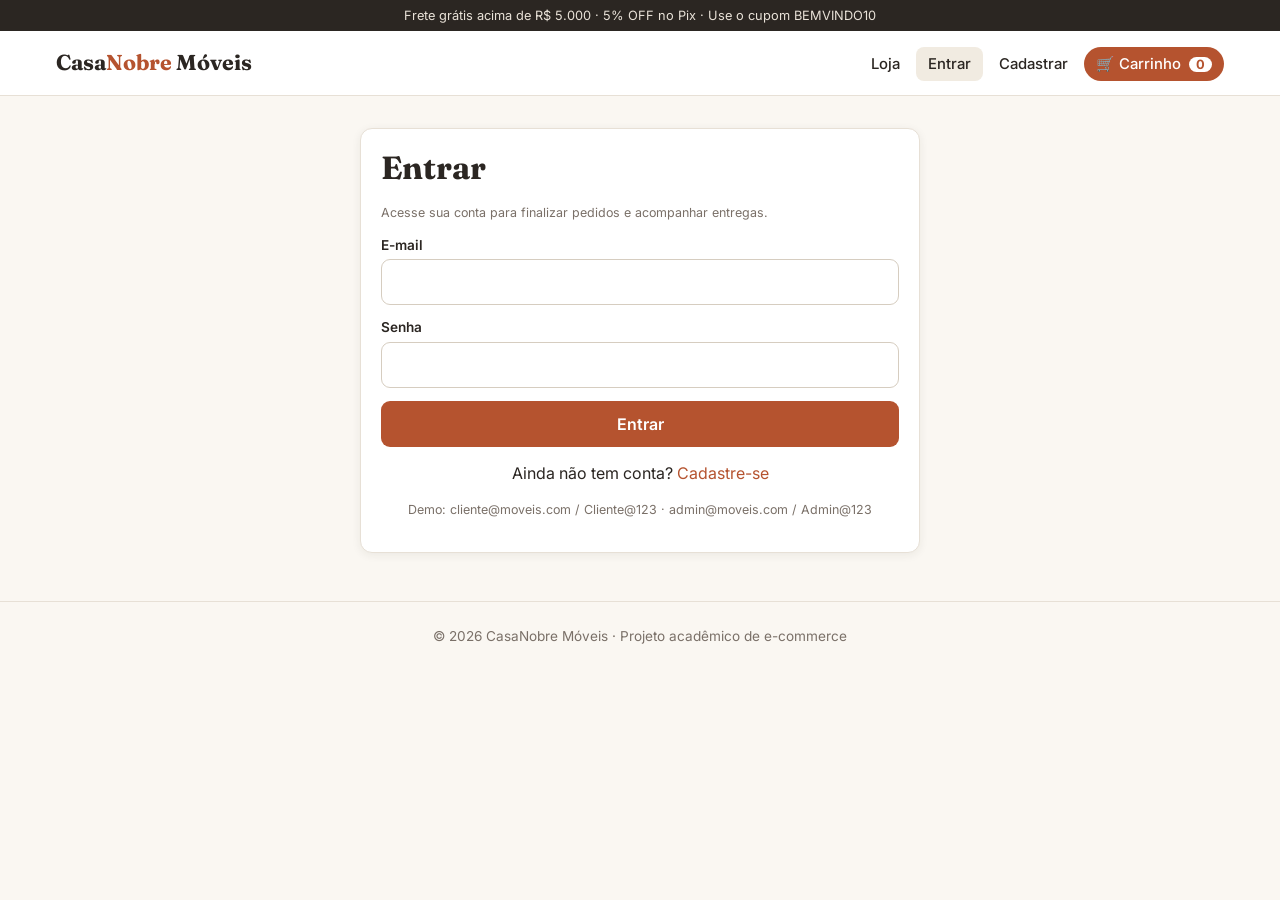
<file: login.html>
<!doctype html><html lang="pt-BR"><head><meta charset="utf-8"><meta name="viewport" content="width=device-width,initial-scale=1"><title>Entrar — CasaNobre</title><link rel="preconnect" href="https://fonts.googleapis.com"><link href="https://fonts.googleapis.com/css2?family=Fraunces:wght@600;700&family=Inter:wght@400;500;600;700&display=swap" rel="stylesheet"><link rel="stylesheet" href="css/style.css"><script src="js/config.js"></script><script src="js/app.js"></script></head><body>
<main class="container"><div class="panel auth-box">
  <h1>Entrar</h1><p class="hint" id="aviso">Acesse sua conta para finalizar pedidos e acompanhar entregas.</p>
  <form id="f" novalidate>
    <div class="field"><label for="email">E-mail</label><input id="email" type="email" autocomplete="username" required></div>
    <div class="field"><label for="senha">Senha</label><input id="senha" type="password" autocomplete="current-password" required></div>
    <p class="err" id="erro" role="alert"></p>
    <button class="btn block" id="btn">Entrar</button>
  </form>
  <p style="text-align:center;margin-top:14px">Ainda não tem conta? <a href="cadastro.html">Cadastre-se</a></p>
  <p class="hint" style="text-align:center">Demo: cliente@moveis.com / Cliente@123 · admin@moveis.com / Admin@123</p>
</div></main>
<script>
renderHeader('login');
const next = new URLSearchParams(location.search).get('next');
if (next) $('#aviso').textContent = 'Faça login para continuar.';
$('#f').addEventListener('submit', async (e) => {
  e.preventDefault(); $('#erro').textContent = ''; $('#btn').disabled = true;
  try {
    const r = await api('/login', { method: 'POST', body: { email: $('#email').value, senha: $('#senha').value } });
    Sessao.salvar(r.token, r.usuario);
    const destino = next && /^[a-z0-9_-]+\.html/i.test(next) ? next : (['admin', 'logistica'].includes(r.usuario.tipo_perfil) ? 'admin.html#vendas' : 'index.html');
    location.href = destino;
  } catch (err) { $('#erro').textContent = err.message; $('#btn').disabled = false; }
});
renderFooter();
</script></body></html>
</file>
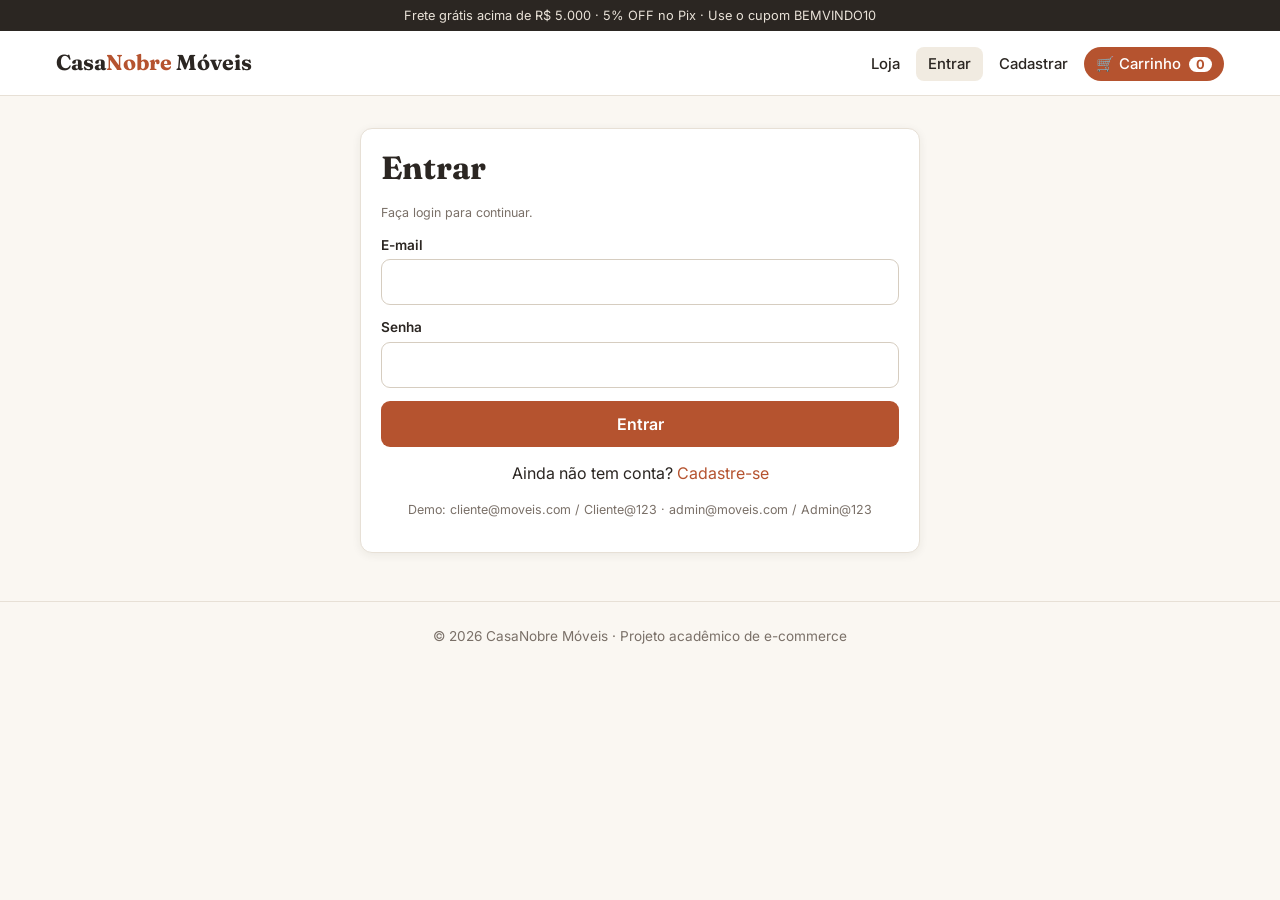
<file: pedidos.html>
<!doctype html><html lang="pt-BR"><head><meta charset="utf-8"><meta name="viewport" content="width=device-width,initial-scale=1"><title>Meus pedidos — CasaNobre</title><link rel="preconnect" href="https://fonts.googleapis.com"><link href="https://fonts.googleapis.com/css2?family=Fraunces:wght@600;700&family=Inter:wght@400;500;600;700&display=swap" rel="stylesheet"><link rel="stylesheet" href="css/style.css"><script src="js/config.js"></script><script src="js/app.js"></script></head><body>
<main class="container" style="max-width:900px">
  <h1 style="margin-top:24px">Meus pedidos</h1><div id="lista"><div class="loading">Carregando…</div></div>
</main>
<div class="modal-bg" id="m"><div class="modal" style="max-width:480px"><h3>Avaliar produto</h3><p id="m-nome" class="hint"></p>
  <div class="field"><label>Nota geral</label><select id="nota"><option value="5">★★★★★ (5)</option><option value="4">★★★★ (4)</option><option value="3">★★★ (3)</option><option value="2">★★ (2)</option><option value="1">★ (1)</option></select></div>
  <div class="field" id="f-mont"><label>Facilidade de montagem</label><select id="nota-m"><option value="">Não se aplica</option><option>5</option><option>4</option><option>3</option><option>2</option><option>1</option></select></div>
  <div class="field"><label>Comentário (opcional)</label><textarea id="coment" rows="3"></textarea></div>
  <p class="hint">Sua avaliação será publicada após moderação.</p>
  <button class="btn" onclick="enviarAval()">Enviar</button> <button class="btn sec" onclick="$('#m').classList.remove('open')">Cancelar</button></div></div>
<script>
if (exigirLogin()) carregar();
renderHeader('pedidos');
let aval = {};
async function carregar() {
  try {
    const l = await api('/pedidos/meus-pedidos', { auth: true });
    $('#lista').innerHTML = l.length ? l.map((p) => `<article class="panel">
      <div style="display:flex;justify-content:space-between;flex-wrap:wrap;gap:8px"><div><b>${esc(p.numero_pedido)}</b> <span class="hint">· ${dataBR(p.criado_em)}</span></div><span class="status s-${p.status_pedido}">${STATUS[p.status_pedido]}</span></div>
      ${p.itens.map((i) => `<div style="display:flex;justify-content:space-between;gap:8px;padding:6px 0;border-bottom:1px solid var(--line)"><span>${i.quantidade}× ${esc(i.variacao.produto.nome)} <span class="hint">(${esc(i.variacao.cor_acabamento)})${i.servico_montagem_contratado ? ' · com montagem' : ''}</span></span><span>${brl(i.preco_unitario_pago * i.quantidade)} ${p.status_pedido === 'entregue' ? `<button class="btn sec sm" onclick="abrirAval(${p.id},${i.variacao.produto.id},'${esc(i.variacao.produto.nome).replace(/'/g, '')}')">Avaliar</button>` : ''}</span></div>`).join('')}
      <div class="hint" style="margin-top:8px">Subtotal ${brl(p.subtotal_produtos)} · Frete ${brl(p.valor_frete)} · Montagem ${brl(p.valor_montagem)} · Desconto − ${brl(p.valor_desconto)}</div>
      <div style="display:flex;justify-content:space-between;align-items:center;flex-wrap:wrap;gap:8px;margin-top:6px"><b>Total ${brl(p.valor_total)}</b>
        <span class="hint">Pagamento: ${esc(p.pagamentos[0]?.metodo?.replace('_', ' '))} (${esc(p.pagamentos[0]?.status_pagamento)})${p.entrega ? ` · Entrega: ${esc(p.entrega.status_entrega.replace('_', ' '))} · previsão ${dataBR(p.entrega.previsao_entrega)}` : ''}${p.entrega?.codigo_rastreio ? ` · rastreio ${esc(p.entrega.codigo_rastreio)}` : ''}</span>
        ${['aguardando_pagamento', 'pago', 'em_separacao'].includes(p.status_pedido) ? `<button class="btn danger sm" onclick="cancelar(${p.id})">Cancelar pedido</button>` : ''}</div>
      ${p.montagem ? `<div class="hint">Montagem: ${esc(p.montagem.status_montagem.replace('_', ' '))}${p.montagem.data_agendada ? ' · ' + dataBR(p.montagem.data_agendada) + ' (' + esc(p.montagem.turno || '') + ')' : ''}</div>` : ''}</article>`).join('')
      : '<div class="empty">Você ainda não fez pedidos.<br><br><a class="btn" href="index.html">Ir às compras</a></div>';
  } catch (e) { $('#lista').innerHTML = `<div class="alert err">${esc(e.message)}</div>`; }
}
async function cancelar(id) { if (!confirm('Cancelar este pedido? O estoque será devolvido.')) return; try { await api(`/pedidos/${id}/cancelar`, { method: 'PATCH', auth: true }); toast('Pedido cancelado', 'ok'); carregar(); } catch (e) { toast(e.message, 'err'); } }
function abrirAval(pedido, produto, nome) { aval = { pedido, produto }; $('#m-nome').textContent = nome; $('#m').classList.add('open'); }
async function enviarAval() {
  try {
    await api('/avaliacoes', { method: 'POST', auth: true, body: { pedido_id: aval.pedido, produto_id: aval.produto, nota_geral: Number($('#nota').value), nota_facilidade_montagem: $('#nota-m').value ? Number($('#nota-m').value) : null, comentario: $('#coment').value || null } });
    $('#m').classList.remove('open'); toast('Avaliação enviada para moderação', 'ok');
  } catch (e) { toast(e.message, 'err'); }
}
renderFooter();
</script></body></html>
</file>
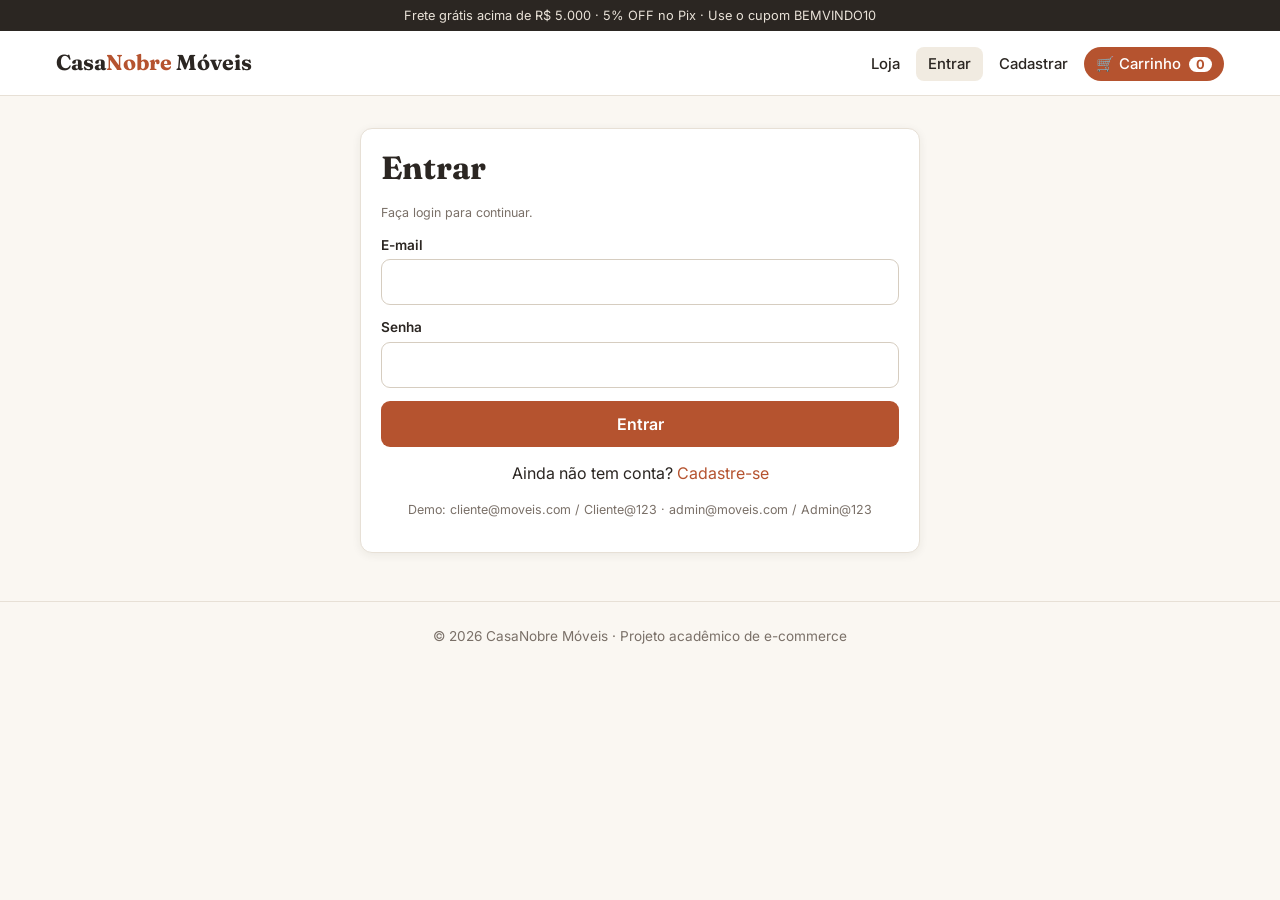
<file: perfil.html>
<!doctype html><html lang="pt-BR"><head><meta charset="utf-8"><meta name="viewport" content="width=device-width,initial-scale=1"><title>Meu perfil — CasaNobre</title><link rel="preconnect" href="https://fonts.googleapis.com"><link href="https://fonts.googleapis.com/css2?family=Fraunces:wght@600;700&family=Inter:wght@400;500;600;700&display=swap" rel="stylesheet"><link rel="stylesheet" href="css/style.css"><script src="js/config.js"></script><script src="js/app.js"></script></head><body>
<main class="container" style="max-width:860px">
  <h1 style="margin-top:24px">Meu perfil</h1>
  <section class="panel"><h3>Dados cadastrais</h3>
    <form id="f"><div class="row">
      <div class="field"><label>Nome completo</label><input id="nome" required></div>
      <div class="field"><label>E-mail</label><input id="email" type="email" required></div>
      <div class="field"><label>CPF</label><input id="cpf" required><span class="err" id="e-cpf"></span></div>
      <div class="field"><label>Telefone</label><input id="tel"></div>
      <div class="field"><label>Nova senha (opcional)</label><input id="senha" type="password" autocomplete="new-password"></div>
    </div><p class="err" id="erro"></p>
    <button class="btn">Salvar alterações</button> <button type="button" class="btn sec" id="btn-patch">Salvar só o telefone</button></form></section>
  <section class="panel"><h3>Endereços</h3><div id="enderecos"></div>
    <details style="margin-top:12px"><summary class="btn sec sm" style="display:inline-flex">+ Novo endereço</summary>
      <form id="fe" style="margin-top:12px"><div class="row">
        <div class="field"><label>CEP</label><input id="cep" placeholder="00000-000" required></div>
        <div class="field" style="grid-column:span 2"><label>Rua</label><input id="logradouro" required></div></div>
        <div class="row"><div class="field"><label>Número</label><input id="numero" required></div><div class="field"><label>Complemento</label><input id="complemento"></div><div class="field"><label>Bairro</label><input id="bairro" required></div></div>
        <div class="row"><div class="field"><label>Cidade</label><input id="cidade" required></div><div class="field"><label>UF</label><input id="estado" maxlength="2" required></div><div class="field"><label>Apelido</label><input id="apelido" placeholder="Casa, Apto…"></div></div>
        <label class="check"><input type="checkbox" id="principal"> Definir como principal</label><br><button class="btn">Salvar endereço</button></form></details></section>
</main>
<script>
if (exigirLogin()) iniciar();
renderHeader('perfil');
let U;
aplicarMascara($('#cpf'), maskCPF); aplicarMascara($('#tel'), maskTel); aplicarMascara($('#cep'), maskCEP);
async function iniciar() {
  U = await api('/usuarios/perfil', { auth: true });
  $('#nome').value = U.nome_completo; $('#email').value = U.email; $('#cpf').value = U.cpf_cnpj ? maskCPF(U.cpf_cnpj) : ''; $('#tel').value = U.telefone ? maskTel(U.telefone) : '';
  listarEnd(U.enderecos);
}
const listarEnd = (l) => $('#enderecos').innerHTML = l.map((e) => `<div style="display:flex;justify-content:space-between;gap:10px;border-bottom:1px solid var(--line);padding:10px 0"><div><b>${esc(e.apelido || 'Endereço')}</b> ${e.principal ? '<span class="status s-pago">principal</span>' : ''}<br>${esc(e.logradouro)}, ${esc(e.numero)} ${esc(e.complemento || '')} — ${esc(e.bairro)}, ${esc(e.cidade)}/${esc(e.estado)} · ${esc(e.cep)}</div><div style="white-space:nowrap">${e.principal ? '' : `<button class="btn sec sm" onclick="tornar(${e.id})">Principal</button> `}<button class="btn sec sm" onclick="del(${e.id})">Excluir</button></div></div>`).join('');
const recarregar = async () => listarEnd((await api('/usuarios/perfil', { auth: true })).enderecos);
async function tornar(id) { await api('/enderecos/' + id, { method: 'PATCH', body: { principal: true }, auth: true }); recarregar(); }
async function del(id) { if (!confirm('Excluir endereço?')) return; try { await api('/enderecos/' + id, { method: 'DELETE', auth: true }); recarregar(); } catch (e) { toast(e.message, 'err'); } }
$('#f').addEventListener('submit', async (e) => {
  e.preventDefault(); $('#erro').textContent = '';
  if (!validarCPF($('#cpf').value)) return ($('#e-cpf').textContent = 'CPF inválido');
  $('#e-cpf').textContent = '';
  const body = { nome_completo: $('#nome').value, email: $('#email').value, cpf: $('#cpf').value, telefone: $('#tel').value };
  if ($('#senha').value) body.senha = $('#senha').value;
  try { const u = await api('/usuarios/' + U.id, { method: 'PUT', body, auth: true }); Sessao.salvar(Sessao.token(), { ...Sessao.usuario(), nome_completo: u.nome_completo }); toast('Dados atualizados', 'ok'); } catch (err) { $('#erro').textContent = err.message; }
});
$('#btn-patch').onclick = async () => { try { await api('/usuarios/' + U.id, { method: 'PATCH', body: { telefone: $('#tel').value }, auth: true }); toast('Telefone atualizado', 'ok'); } catch (e) { toast(e.message, 'err'); } };
$('#cep').addEventListener('input', () => { if ($('#cep').value.length === 9) buscarCEP($('#cep'). value, { logradouro: $('#logradouro'), bairro: $('#bairro'), cidade: $('#cidade'), estado: $('#estado'), numero: $('#numero') }); });
$('#fe').addEventListener('submit', async (e) => {
  e.preventDefault();
  try { await api('/enderecos', { method: 'POST', auth: true, body: { cep: $('#cep').value, logradouro: $('#logradouro').value, numero: $('#numero').value, complemento: $('#complemento').value, bairro: $('#bairro').value, cidade: $('#cidade').value, estado: $('#estado').value, apelido: $('#apelido').value, principal: $('#principal').checked } }); $('#fe').reset(); recarregar(); toast('Endereço salvo', 'ok'); } catch (err) { toast(err.message, 'err'); }
});
renderFooter();
</script></body></html>
</file>
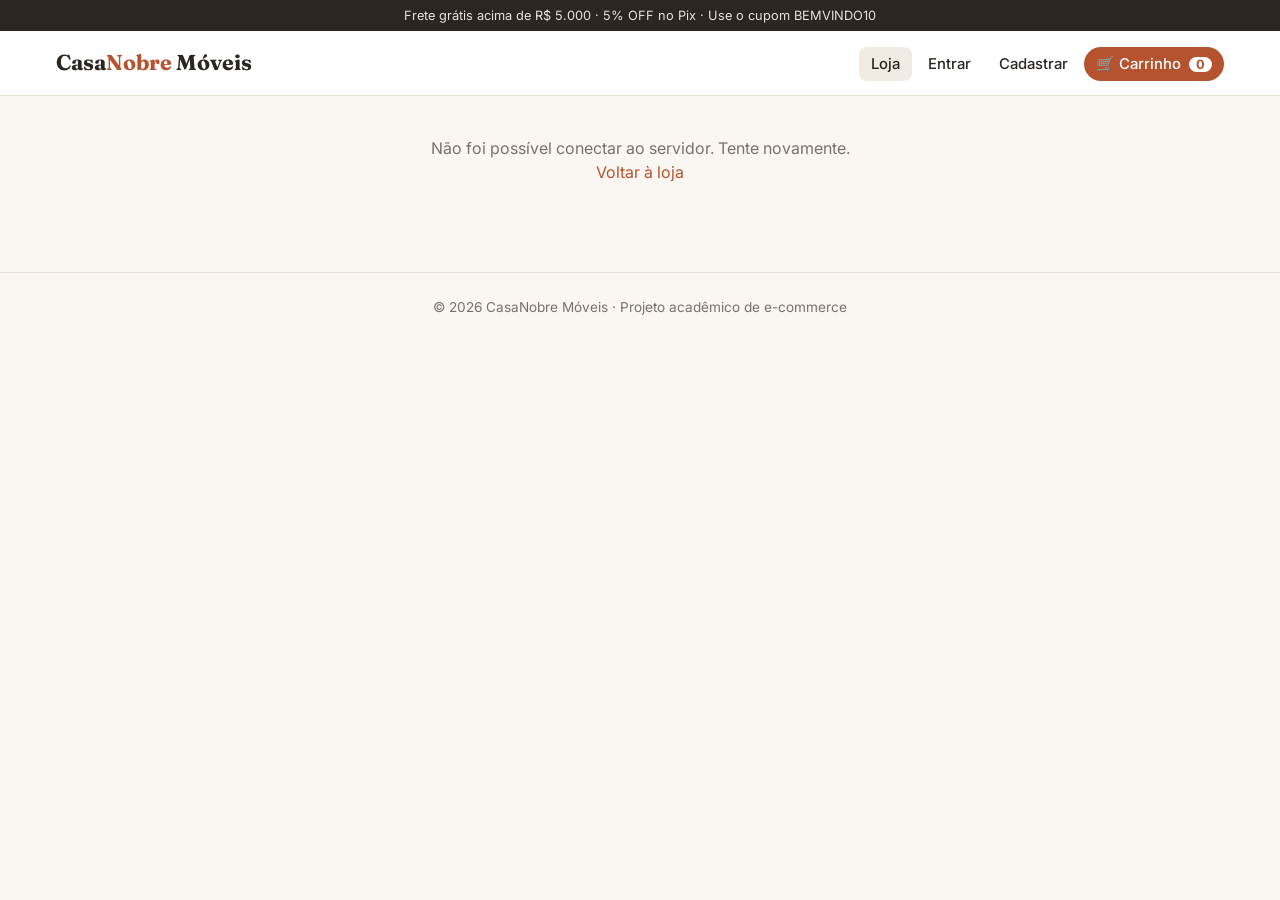
<file: produto.html>
<!doctype html><html lang="pt-BR"><head><meta charset="utf-8"><meta name="viewport" content="width=device-width,initial-scale=1"><title>Produto — CasaNobre</title><link rel="preconnect" href="https://fonts.googleapis.com"><link href="https://fonts.googleapis.com/css2?family=Fraunces:wght@600;700&family=Inter:wght@400;500;600;700&display=swap" rel="stylesheet"><link rel="stylesheet" href="css/style.css"><script src="js/config.js"></script><script src="js/app.js"></script></head><body>
<main class="container" id="conteudo"><div class="loading">Carregando…</div></main>
<script>
renderHeader('loja');
const id = new URLSearchParams(location.search).get('id');
let P, V;
const estrelas = (n) => '★'.repeat(Math.round(n)) + '☆'.repeat(5 - Math.round(n));
function montar() {
  const img = (P.imagens.find((i) => i.variacao_sku_id === V.id) || P.imagens[0])?.url_imagem || '';
  const desc = V.preco_de && Number(V.preco_de) > Number(V.preco_por);
  const sem = V.estoque_atual <= 0;
  $('#conteudo').innerHTML = `
  <p class="hint" style="margin-top:16px"><a href="index.html">Loja</a> › ${esc(P.categoria.nome)} › ${esc(P.nome)}</p>
  <div class="detail">
    <div class="main"><img src="${esc(imgSrc(img))}" alt="${esc(P.nome)}" onerror="imgErro(this)"></div>
    <div>
      <span class="hint">${esc(P.marca.nome)} · ${P.ambientes.map((a) => esc(a.nome)).join(', ')}</span>
      <h1>${esc(P.nome)}</h1>
      <div class="price" style="font-size:1.8rem">${brl(V.preco_por)}${desc ? `<span class="old">${brl(V.preco_de)}</span>` : ''}</div>
      <p class="hint">no Pix: ${brl(V.preco_por * 0.95)} (5% OFF)</p>
      <label>Cor / acabamento</label>
      <div class="opts">${P.variacoes.map((v) => `<button class="opt ${v.id === V.id ? 'on' : ''}" ${v.estoque_atual <= 0 ? 'title="Sem estoque"' : ''} onclick="escolher(${v.id})">${esc(v.cor_acabamento)}${v.revestimento_tecido ? ' · ' + esc(v.revestimento_tecido) : ''}</button>`).join('')}</div>
      ${sem ? '<div class="alert err">Esta variação está sem estoque.</div>' : V.estoque_atual <= 3 ? `<div class="alert warn">Últimas ${V.estoque_atual} unidades!</div>` : `<p class="hint">${V.estoque_atual} unidades em estoque</p>`}
      ${P.requer_montagem ? `<label class="check"><input type="checkbox" id="montagem"> Contratar montagem profissional (+ ${brl(MONTAGEM_VALOR)} por unidade)</label>` : '<p class="hint">Produto não requer montagem.</p>'}
      <div style="display:flex;gap:10px;margin-top:14px;align-items:center">
        <div class="qty"><button onclick="mudarQtd(-1)">−</button><span id="q">1</span><button onclick="mudarQtd(1)">+</button></div>
        <button class="btn" style="flex:1" onclick="comprar()">${sem ? 'Indisponível' : 'Adicionar ao carrinho'}</button>
      </div>
      <h3 style="margin-top:26px">Sobre o produto</h3>
      <p>${esc(P.descricao_detalhada || '')}</p>
      <dl class="specs">
        <dt>Material</dt><dd>${esc(P.material_principal)}</dd>
        <dt>Dimensões (A×L×P)</dt><dd>${V.altura_cm} × ${V.largura_cm} × ${V.profundidade_cm} cm</dd>
        <dt>Peso</dt><dd>${V.peso_kg} kg</dd><dt>Volumes</dt><dd>${V.quantidade_volumes}</dd>
        <dt>Garantia</dt><dd>${P.garantia_meses} meses</dd><dt>SKU</dt><dd>${esc(V.sku_codigo)}</dd>
        <dt>Prazo de produção</dt><dd>${P.marca.prazo_producao_dias ? P.marca.prazo_producao_dias + ' dias' : 'Pronta entrega'}</dd>
      </dl>
    </div>
  </div>
  <section class="panel"><h2>Avaliações</h2><div id="aval" class="loading">Carregando…</div></section>`;
  carregarAval(); $('#q').dataset.v = 1;
}
let qtd = 1;
function mudarQtd(d) { qtd = Math.max(1, Math.min(qtd + d, Math.max(V.estoque_atual, 1))); $('#q').textContent = qtd; }
function escolher(vid) { V = P.variacoes.find((v) => v.id === vid); qtd = 1; montar(); }
function comprar() { Carrinho.adicionar(itemDeCarrinho(P, V, $('#montagem')?.checked || false), qtd); }
async function carregarAval() {
  try {
    const r = await api(`/produtos/${P.id}/avaliacoes`);
    $('#aval').className = '';
    $('#aval').innerHTML = r.total ? `<p><span class="stars">${estrelas(r.media)}</span> ${r.media.toFixed(1)} (${r.total})</p>` + r.avaliacoes.map((a) => `<div style="border-top:1px solid var(--line);padding:10px 0"><span class="stars">${estrelas(a.nota_geral)}</span> <b>${esc(a.usuario?.nome_completo)}</b>${a.nota_facilidade_montagem ? `<span class="hint"> · facilidade de montagem ${a.nota_facilidade_montagem}/5</span>` : ''}<p style="margin:4px 0">${esc(a.comentario || '')}</p></div>`).join('') : '<p class="hint">Ainda sem avaliações.</p>';
  } catch { $('#aval').textContent = ''; }
}
(async () => {
  try { P = await api('/produtos/' + id); V = P.variacoes.find((v) => v.estoque_atual > 0) || P.variacoes[0]; montar(); }
  catch (e) { $('#conteudo').innerHTML = `<div class="empty">${esc(e.message)}<br><a href="index.html">Voltar à loja</a></div>`; }
})();
renderFooter();
</script></body></html>
</file>
<file: css/style.css>
:root{--bg:#faf7f2;--card:#fff;--ink:#2b2622;--muted:#7a7068;--line:#e7e0d6;--accent:#b5532f;--accent-d:#913f21;--green:#3f5a4a;--warn:#c9850b;--danger:#b3261e;--ok:#2e7d4f;--r:12px;--sh:0 2px 10px rgba(43,38,34,.07)}
*{box-sizing:border-box}html{-webkit-text-size-adjust:100%}
body{margin:0;font-family:Inter,system-ui,-apple-system,"Segoe UI",Roboto,sans-serif;background:var(--bg);color:var(--ink);line-height:1.5}
h1,h2,h3{font-family:Fraunces,Georgia,serif;line-height:1.2;margin:0 0 .5em}
a{color:var(--accent);text-decoration:none}img{max-width:100%;display:block}
.container{max-width:1200px;margin:0 auto;padding:0 16px}
/* header */
.topbar{background:var(--ink);color:#e9e2d8;font-size:.8rem;text-align:center;padding:6px 12px}
header.site{background:var(--card);border-bottom:1px solid var(--line);position:sticky;top:0;z-index:20}
.nav{display:flex;align-items:center;gap:20px;height:64px}
.logo{font-family:Fraunces,Georgia,serif;font-weight:700;font-size:1.35rem;color:var(--ink)}.logo span{color:var(--accent)}
.nav ul{display:flex;gap:4px;list-style:none;margin:0 0 0 auto;padding:0;align-items:center}
.nav li a,.nav li button.linklike{padding:8px 12px;border-radius:8px;color:var(--ink);font-weight:500;font-size:.93rem;background:none;border:0;cursor:pointer;font-family:inherit}
.nav li a:hover,.nav li a.active,.nav li button.linklike:hover{background:#f1ebe1}
.nav li a.cart-pill{background:var(--accent);color:#fff;border-radius:999px}.nav li a.cart-pill:hover{background:var(--accent-d)}
.cart-pill b{background:#fff;color:var(--accent);border-radius:999px;padding:0 7px;margin-left:4px;font-size:.8rem}
.burger{display:none;margin-left:auto;background:none;border:1px solid var(--line);border-radius:8px;padding:8px 10px;font-size:1.1rem;cursor:pointer}
/* hero */
.hero{background:linear-gradient(120deg,#3f5a4a,#2b3d33);color:#fff;border-radius:18px;padding:40px 36px;margin:20px 0;display:grid;grid-template-columns:1.2fr .8fr;gap:20px;align-items:center;overflow:hidden}
.hero h1{font-size:2.3rem;margin-bottom:.3em}.hero p{color:#dfe8e2;max-width:48ch}
.hero .tag{display:inline-block;background:rgba(255,255,255,.15);padding:4px 12px;border-radius:99px;font-size:.8rem;margin-bottom:12px}
.hero img{border-radius:14px;background:#efe9e1;width:100%;aspect-ratio:3/2;object-fit:cover}
.promos{display:grid;grid-template-columns:repeat(3,1fr);gap:12px;margin-bottom:24px}
.promo{background:var(--card);border:1px solid var(--line);border-radius:var(--r);padding:14px 16px;font-size:.9rem}.promo b{display:block;color:var(--accent)}
/* filtros */
.filters{display:flex;gap:10px;flex-wrap:wrap;margin:8px 0 16px}
.filters input,.filters select{flex:1 1 180px}
.chips{display:flex;gap:8px;flex-wrap:wrap;margin-bottom:12px}
.chip{border:1px solid var(--line);background:var(--card);border-radius:99px;padding:6px 14px;font-size:.85rem;cursor:pointer;font-family:inherit}.chip.on{background:var(--ink);color:#fff;border-color:var(--ink)}
/* forms */
input,select,textarea{font:inherit;padding:10px 12px;border:1px solid #d6cdc0;border-radius:9px;background:#fff;color:var(--ink);width:100%;min-height:42px}
input:focus,select:focus,textarea:focus{outline:2px solid #e3b9a6;border-color:var(--accent)}
label{display:block;font-size:.85rem;font-weight:600;margin:0 0 4px}
.field{margin-bottom:12px}.row{display:grid;grid-template-columns:repeat(auto-fit,minmax(160px,1fr));gap:12px}
.check{display:flex;align-items:center;gap:8px;font-weight:500}.check input{width:auto;min-height:0}
.hint{font-size:.78rem;color:var(--muted)}.err{color:var(--danger);font-size:.85rem}
/* botões */
.btn{display:inline-flex;align-items:center;justify-content:center;gap:6px;padding:10px 18px;border-radius:9px;border:1px solid transparent;background:var(--accent);color:#fff;font:inherit;font-weight:600;cursor:pointer;min-height:42px;text-align:center}
.btn:hover{background:var(--accent-d)}.btn:disabled{opacity:.5;cursor:not-allowed}
.btn.sec{background:#fff;color:var(--ink);border-color:#d6cdc0}.btn.sec:hover{background:#f1ebe1}
.btn.green{background:var(--green)}.btn.danger{background:var(--danger)}.btn.sm{padding:6px 12px;min-height:34px;font-size:.85rem}.btn.block{width:100%}
/* cards produto */
.grid{display:grid;grid-template-columns:repeat(auto-fill,minmax(240px,1fr));gap:18px}
.pcard{background:var(--card);border:1px solid var(--line);border-radius:var(--r);overflow:hidden;display:flex;flex-direction:column;box-shadow:var(--sh);transition:transform .15s}
.pcard:hover{transform:translateY(-3px)}
.pcard .img{display:block;position:relative;overflow:hidden;background:#fff;aspect-ratio:4/3;border-bottom:1px solid var(--line)}.pcard .img img{width:100%;height:100%;object-fit:contain}
.badge{position:absolute;top:10px;left:10px;background:var(--danger);color:#fff;font-size:.72rem;font-weight:700;padding:3px 9px;border-radius:99px}
.badge.off{background:var(--green)}
.pcard .body{padding:14px;display:flex;flex-direction:column;gap:4px;flex:1}
.pcard .cat{font-size:.75rem;color:var(--muted);text-transform:uppercase;letter-spacing:.05em}
.pcard h3{font-size:1.05rem;margin:0}.price{font-size:1.25rem;font-weight:700}.old{color:var(--muted);text-decoration:line-through;font-size:.85rem;font-weight:400;margin-left:6px}
.pcard .actions{margin-top:auto;display:flex;gap:8px;padding-top:10px}.pcard .actions .btn{flex:1}
/* painéis / tabelas */
.panel{background:var(--card);border:1px solid var(--line);border-radius:var(--r);padding:20px;box-shadow:var(--sh);margin-bottom:18px}
.auth-box{max-width:560px;margin:32px auto}
.table-wrap{overflow-x:auto}table{width:100%;border-collapse:collapse;font-size:.9rem}
th,td{padding:10px 12px;text-align:left;border-bottom:1px solid var(--line);vertical-align:middle}th{background:#f6f1e9;font-size:.78rem;text-transform:uppercase;letter-spacing:.04em;color:var(--muted);white-space:nowrap}
.status{display:inline-block;padding:3px 10px;border-radius:99px;font-size:.75rem;font-weight:700;background:#eee;white-space:nowrap}
.s-aguardando_pagamento{background:#fdf0d5;color:#8a5a00}.s-pago,.s-em_separacao{background:#dbeafe;color:#1e4fa0}.s-em_transito{background:#e8def8;color:#5a2ea0}.s-entregue{background:#d8f0e0;color:#1f6b3d}.s-cancelado{background:#f9dcda;color:#8f1f18}
.tabs{display:flex;gap:6px;flex-wrap:wrap;margin-bottom:16px;border-bottom:1px solid var(--line)}
.tab{padding:10px 16px;background:none;border:0;border-bottom:3px solid transparent;font:inherit;font-weight:600;cursor:pointer;color:var(--muted)}.tab.on{color:var(--accent);border-color:var(--accent)}
.kpis{display:grid;grid-template-columns:repeat(auto-fit,minmax(170px,1fr));gap:12px;margin-bottom:16px}.kpi{background:var(--card);border:1px solid var(--line);border-radius:var(--r);padding:14px}.kpi small{color:var(--muted)}.kpi b{display:block;font-size:1.5rem}
.charts{display:grid;grid-template-columns:repeat(2,1fr);gap:16px}.chartbox{position:relative;height:320px}
/* produto */
.detail{display:grid;grid-template-columns:1.1fr 1fr;gap:28px;margin:24px 0}
.detail .main{background:#fff;border:1px solid var(--line);border-radius:var(--r);overflow:hidden;aspect-ratio:4/3}.detail .main img{width:100%;height:100%;object-fit:contain}
.opts{display:flex;gap:8px;flex-wrap:wrap;margin:8px 0 14px}.opt{border:1px solid #d6cdc0;background:#fff;border-radius:9px;padding:8px 14px;cursor:pointer;font:inherit}.opt.on{border-color:var(--accent);background:#fbeee8;font-weight:600}.opt:disabled{opacity:.45;text-decoration:line-through}
.specs{display:grid;grid-template-columns:1fr 1fr;gap:6px 16px;font-size:.9rem}.specs dt{color:var(--muted)}.specs dd{margin:0;font-weight:500}
.stars{color:#e0a100;letter-spacing:2px}
/* carrinho */
.cart-layout{display:grid;grid-template-columns:1fr 340px;gap:20px;margin:20px 0}
.item{display:grid;grid-template-columns:90px 1fr auto;gap:14px;padding:14px 0;border-bottom:1px solid var(--line);align-items:center}.item img{border-radius:8px;background:#fff;border:1px solid var(--line);aspect-ratio:4/3;object-fit:contain}
.qty{display:inline-flex;align-items:center;border:1px solid #d6cdc0;border-radius:9px;overflow:hidden}.qty button{border:0;background:#f6f1e9;width:34px;height:34px;cursor:pointer;font-size:1.1rem}.qty span{min-width:34px;text-align:center}
.sum #resumo{display:block}.sum div{display:flex;justify-content:space-between;padding:4px 0}.sum .total{font-size:1.2rem;font-weight:700;border-top:1px solid var(--line);margin-top:6px;padding-top:10px}.sum .disc{color:var(--ok)}
.alert{padding:12px 14px;border-radius:9px;margin-bottom:12px;font-size:.9rem}.alert.warn{background:#fdf0d5;color:#7a4f00}.alert.err{background:#f9dcda;color:#8f1f18}.alert.ok{background:#d8f0e0;color:#1f6b3d}
#toasts{position:fixed;right:16px;bottom:16px;z-index:100;display:flex;flex-direction:column;gap:8px}.toast{background:var(--ink);color:#fff;padding:12px 16px;border-radius:10px;box-shadow:0 6px 20px rgba(0,0,0,.2);max-width:340px;font-size:.9rem}.toast.err{background:var(--danger)}.toast.ok{background:var(--ok)}
.modal-bg{position:fixed;inset:0;background:rgba(0,0,0,.45);display:none;align-items:flex-start;justify-content:center;padding:24px 12px;overflow:auto;z-index:50}.modal-bg.open{display:flex}.modal{background:#fff;border-radius:14px;padding:22px;width:100%;max-width:760px}
.vrow{border:1px dashed #d6cdc0;border-radius:10px;padding:12px;margin-bottom:10px;background:#fcfaf6}
.empty{text-align:center;color:var(--muted);padding:40px 12px}
footer{margin-top:48px;padding:24px 0;border-top:1px solid var(--line);color:var(--muted);font-size:.85rem;text-align:center}
.loading{text-align:center;color:var(--muted);padding:30px}
/* ===== responsivo ===== */
@media(max-width:900px){.hero{grid-template-columns:1fr;padding:26px 20px}.hero h1{font-size:1.8rem}.detail,.cart-layout,.charts{grid-template-columns:1fr}}
@media(max-width:700px){
  .burger{display:block}.nav{flex-wrap:wrap;height:auto;min-height:56px;padding:8px 16px}
  .nav ul{display:none;flex-direction:column;align-items:stretch;width:100%;margin:0}.nav ul.open{display:flex}
  .promos{grid-template-columns:1fr}.grid{grid-template-columns:repeat(2,1fr);gap:10px}.pcard .body{padding:10px}.pcard h3{font-size:.95rem}.price{font-size:1.05rem}.pcard .actions{flex-direction:column}
  .item{grid-template-columns:70px 1fr}.item .iright{grid-column:1/-1}
}
@media(max-width:340px){.grid{grid-template-columns:1fr}}
</file>
